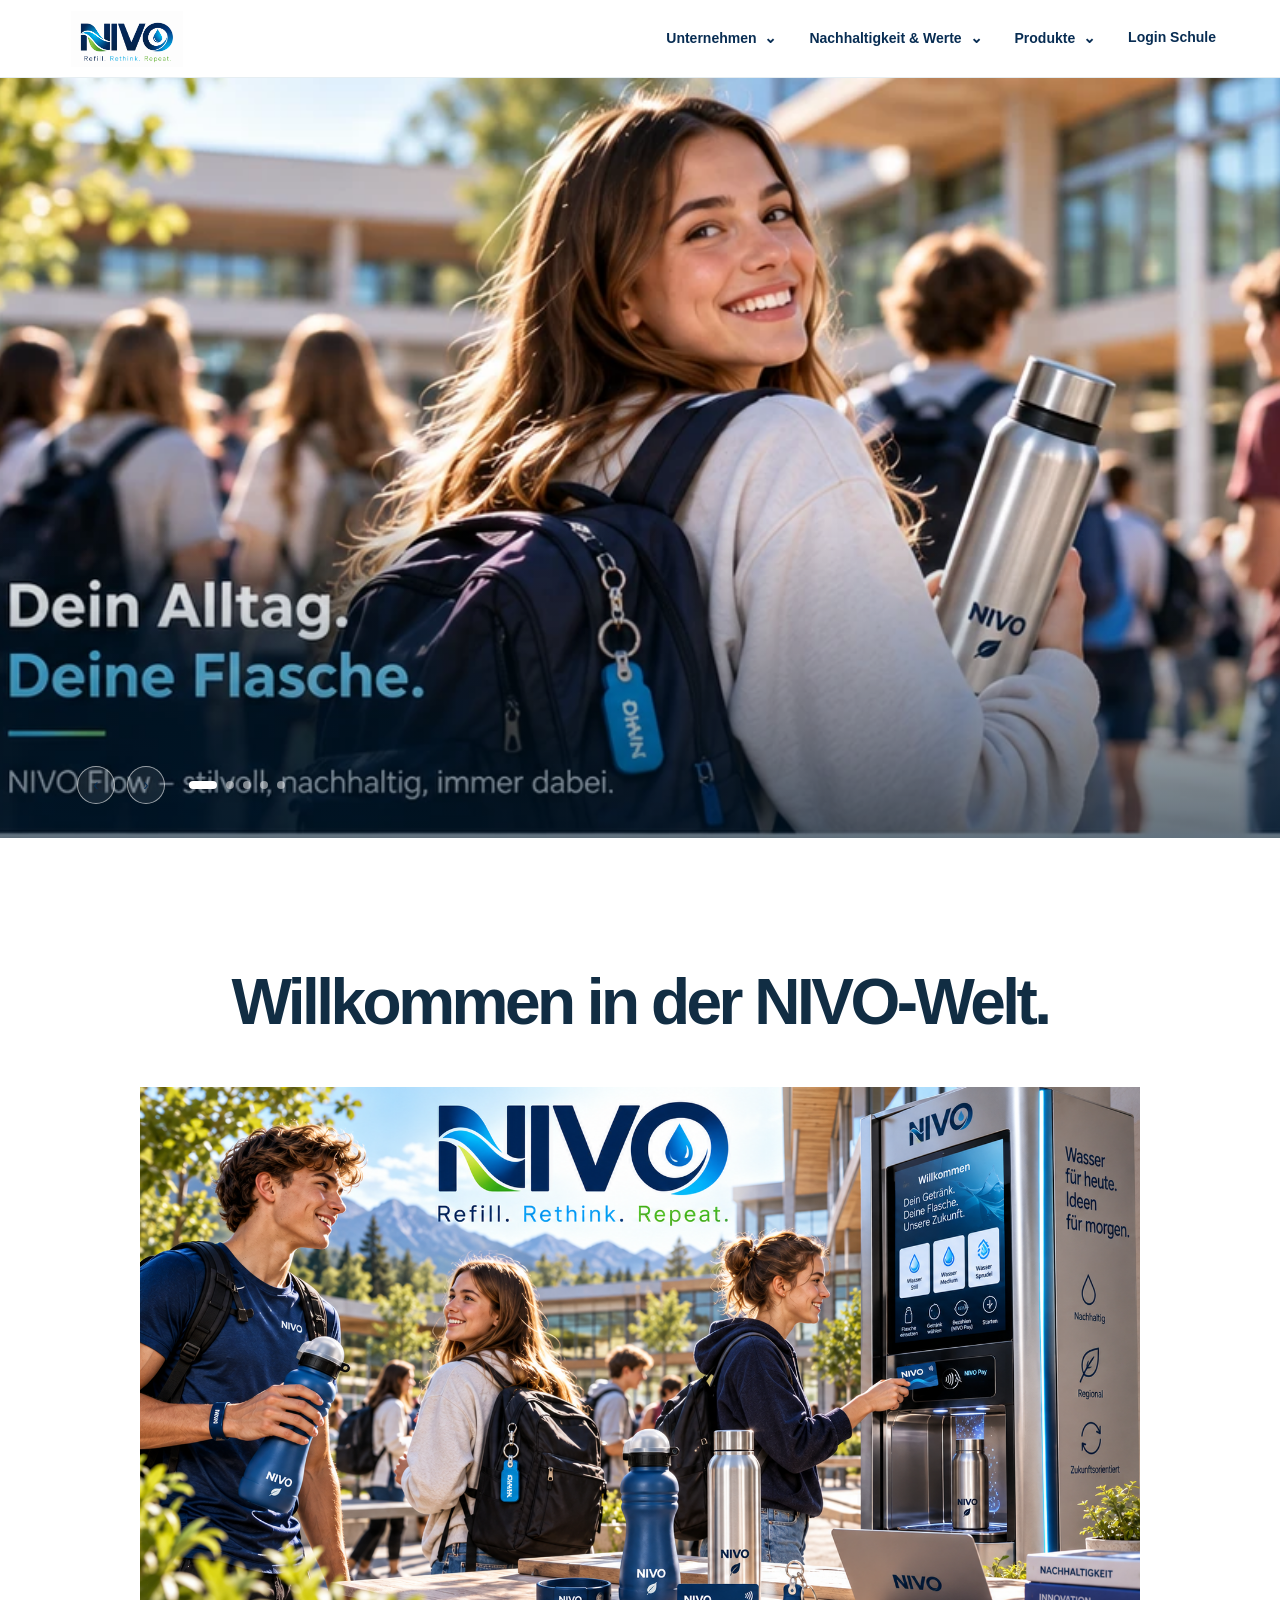
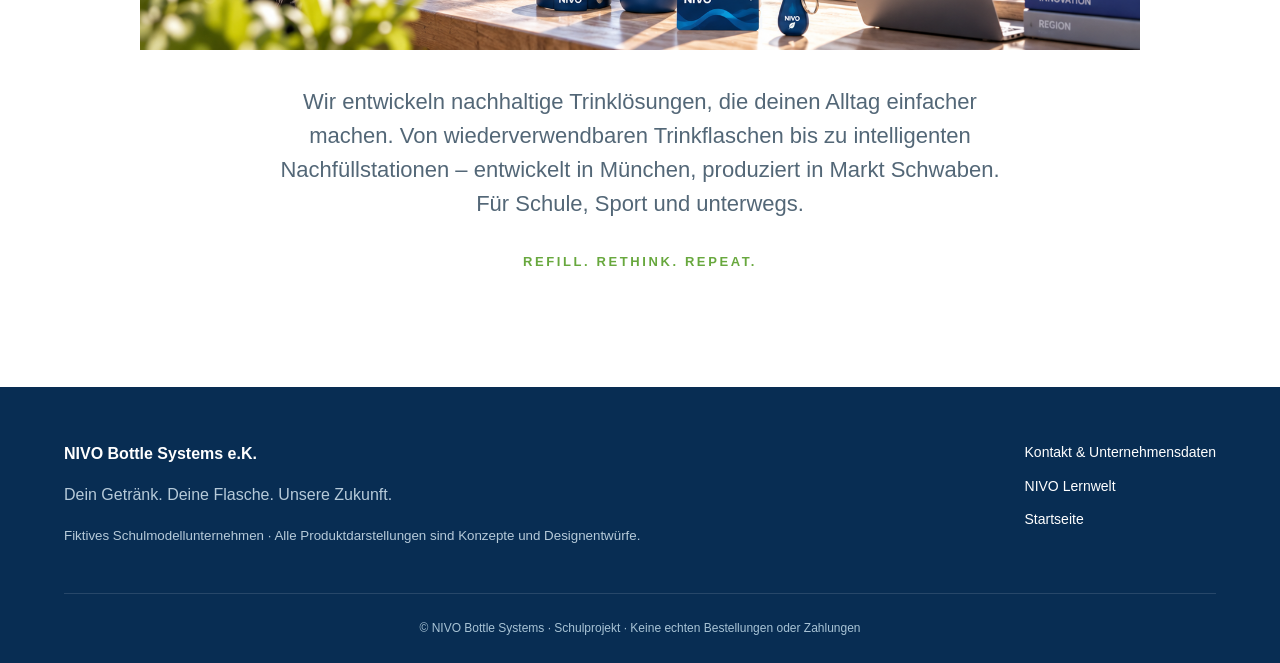
<file: index.html>
<!doctype html><html lang="de"><head><meta charset="utf-8"><meta name="viewport" content="width=device-width, initial-scale=1"><meta name="theme-color" content="#082d53"><meta name="description" content="NIVO Bottle Systems e.K. – fiktives Schulmodellunternehmen für wiederverwendbare Trinksysteme."><title>NIVO Bottle Systems | Refill. Rethink. Repeat.</title><link rel="stylesheet" href="styles.css?v=lernwelt-1"></head><body>
<header class="site-header"><a href="#/" class="brand" aria-label="NIVO Startseite"><img src="assets/nivo-logo.png" class="brand-logo" alt="NIVO – Refill. Rethink. Repeat."></a><button class="menu-toggle" aria-label="Menü öffnen" aria-expanded="false">☰</button><nav class="main-nav" aria-label="Hauptnavigation"><div class="nav-group"><button class="nav-trigger" data-menu="unternehmen">Unternehmen <span>⌄</span></button><div class="dropdown" id="menu-unternehmen"><a href="#/ueber-nivo">Über NIVO</a><a href="#/standorte">Unsere Standorte</a><a href="#/team">Unser Team</a><a href="#/produktion">Unsere Produktion</a><a href="#/unternehmensdaten">Unternehmensdaten</a></div></div><div class="nav-group"><button class="nav-trigger" data-menu="nachhaltigkeit">Nachhaltigkeit &amp; Werte <span>⌄</span></button><div class="dropdown" id="menu-nachhaltigkeit"><a href="#/werte">Unsere Philosophie &amp; Werte</a><a href="#/materialien">Langlebige Materialien &amp; Produktdesign</a><a href="#/mehrweg">Mehrweg &amp; NIVO Station</a><a href="#/recycling">Rücknahme, Reparatur &amp; Recycling</a><a href="#/verantwortung">Verantwortungsvolle Produktion</a><a href="#/ziele">Unsere Nachhaltigkeitsziele</a></div></div><div class="nav-group"><button class="nav-trigger" data-menu="produkte">Produkte <span>⌄</span></button><div class="dropdown" id="menu-produkte"><a href="#/flaschen">Trinkflaschensortiment</a><a href="#/station">NIVO Station</a><a href="#/pay">NIVO Pay</a><a href="#/identity">NIVO Identity</a></div></div><a class="login-link" href="#/login">Login Schule</a></nav></header>
<main id="app" tabindex="-1"></main><footer class="footer"><div class="footer-inner"><div><strong>NIVO Bottle Systems e.K.</strong><p>Dein Getränk. Deine Flasche. Unsere Zukunft.</p><small>Fiktives Schulmodellunternehmen · Alle Produktdarstellungen sind Konzepte und Designentwürfe.</small></div><div><a href="#/unternehmensdaten">Kontakt &amp; Unternehmensdaten</a><a href="#/login">NIVO Lernwelt</a><a href="#/">Startseite</a></div></div><p class="copyright">© NIVO Bottle Systems · Schulprojekt · Keine echten Bestellungen oder Zahlungen</p></footer><script>const nivoScript=document.createElement('script');nivoScript.src='script.js?v='+Date.now();document.body.appendChild(nivoScript);</script></body></html>
</file>
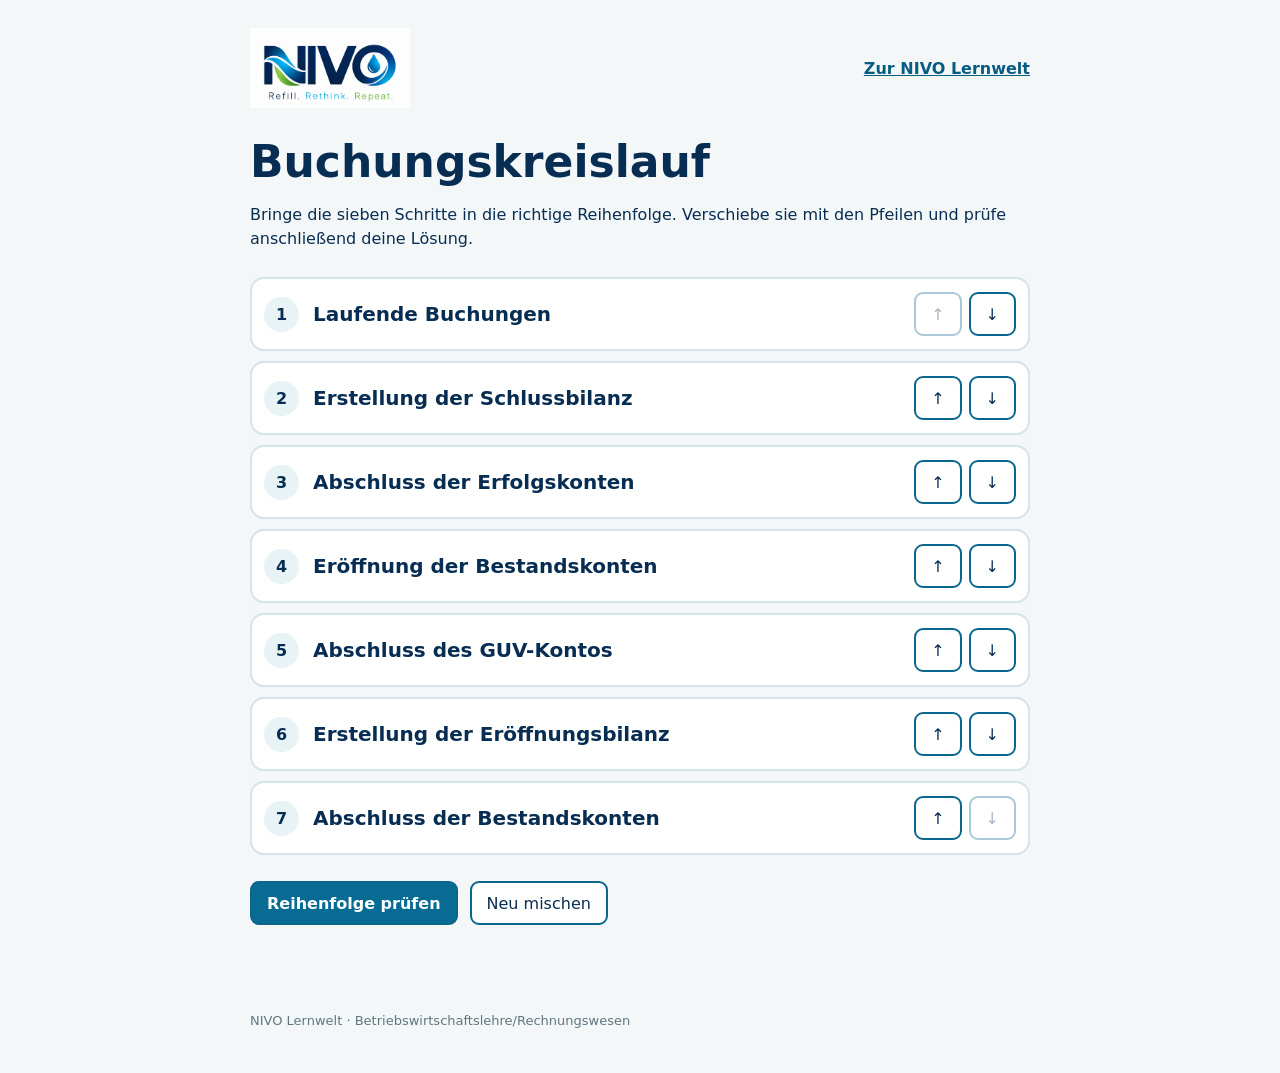
<file: spiele/buchungskreislauf.html>
<!doctype html>
<html lang="de"><head><meta charset="utf-8"><meta name="viewport" content="width=device-width,initial-scale=1"><title>Buchungskreislauf | NIVO Lernwelt</title>
<style>
*{box-sizing:border-box}body{margin:0;background:#f3f7f7;color:#082d53;font-family:system-ui,sans-serif}main{max-width:820px;margin:auto;padding:28px 20px 45px}.brand{display:flex;align-items:center;justify-content:space-between;gap:20px}.brand img{width:160px;max-height:80px;object-fit:contain}.brand a{color:#075c82;font-weight:650}h1{font-size:clamp(30px,6vw,44px);margin:28px 0 10px}p{line-height:1.5}ol{padding:0;list-style:none;display:grid;gap:10px;margin:26px 0}li{display:flex;align-items:center;gap:14px;background:white;border:2px solid #d4e4e8;border-radius:14px;padding:12px;min-height:74px}.position{display:grid;place-items:center;background:#e7f3f5;border-radius:50%;width:35px;height:35px;flex-shrink:0;font-weight:750}.label{flex:1;font-size:clamp(16px,3vw,20px);font-weight:600}.move{display:flex;gap:7px}button{font:inherit;cursor:pointer;border:2px solid #0b668e;border-radius:9px;color:#082d53;background:white;min-height:44px;padding:9px 15px}button:focus-visible,a:focus-visible{outline:3px solid #e68a21;outline-offset:3px}button:disabled{opacity:.35;cursor:default}.controls{display:flex;flex-wrap:wrap;gap:12px}.primary{background:#086b94;color:white;font-weight:700}.success li{border-color:#278b4a;background:#e5f6e9}.success .position{background:#bddfc6}.failure li{border-color:#bd4545;background:#fff0f0}#feedback{min-height:38px;font-size:22px;font-weight:750;margin-top:20px}.success-text{color:#20753c}.failure-text{color:#a52d2d}footer{font-size:13px;color:#607680;margin-top:30px}@media(max-width:480px){.move{flex-direction:column}.move button{padding:5px 12px}li{gap:9px}.brand img{width:120px}}
</style></head><body><main><header class="brand"><img src="https://fpickelmann.github.io/NIVO-Website/assets/nivo-logo.png" alt="NIVO"><a href="https://fpickelmann.github.io/NIVO-Website/#/lernwelt">Zur NIVO Lernwelt</a></header><h1>Buchungskreislauf</h1><p>Bringe die sieben Schritte in die richtige Reihenfolge. Verschiebe sie mit den Pfeilen und prüfe anschließend deine Lösung.</p><ol id="steps" aria-label="Schritte des Buchungskreislaufs"></ol><div class="controls"><button class="primary" id="check">Reihenfolge prüfen</button><button id="restart">Neu mischen</button></div><p id="feedback" role="status" aria-live="polite" aria-atomic="true"></p><footer>NIVO Lernwelt · Betriebswirtschaftslehre/Rechnungswesen</footer></main>
<script>
const steps=['Erstellung der Eröffnungsbilanz','Eröffnung der Bestandskonten','Laufende Buchungen','Abschluss der Erfolgskonten','Abschluss des GUV-Kontos','Abschluss der Bestandskonten','Erstellung der Schlussbilanz'];
let order=[];const list=document.getElementById('steps'),feedback=document.getElementById('feedback');
function isCorrect(a){return a.every((id,i)=>id===i)}
function resetFeedback(){list.className='';feedback.className='';feedback.textContent=''}
function render(focus){list.replaceChildren();order.forEach((id,i)=>{const li=document.createElement('li'),pos=document.createElement('span'),label=document.createElement('span'),moves=document.createElement('div');pos.className='position';pos.textContent=i+1;label.className='label';label.textContent=steps[id];moves.className='move';[-1,1].forEach(delta=>{const b=document.createElement('button');b.type='button';b.textContent=delta===-1?'↑':'↓';b.dataset.id=id;b.dataset.direction=delta;b.disabled=i+delta<0||i+delta>=order.length;b.setAttribute('aria-label',steps[id]+(delta===-1?' nach oben verschieben':' nach unten verschieben'));b.onclick=()=>{const j=i+delta;[order[i],order[j]]=[order[j],order[i]];resetFeedback();render({id,delta})};moves.append(b)});li.append(pos,label,moves);list.append(li)});if(focus){const b=list.querySelector(`button[data-id="${focus.id}"][data-direction="${focus.delta}"]`);if(b&&!b.disabled)b.focus();else list.querySelector(`button[data-id="${focus.id}"]:not(:disabled)`)?.focus()}}
function shuffle(){order=steps.map((_,i)=>i);for(let i=order.length-1;i>0;i--){const j=Math.floor(Math.random()*(i+1));[order[i],order[j]]=[order[j],order[i]]}if(isCorrect(order))[order[0],order[1]]=[order[1],order[0]];resetFeedback();render()}
document.getElementById('check').onclick=()=>{const ok=isCorrect(order);list.className=ok?'success':'failure';feedback.className=ok?'success-text':'failure-text';const correct=order.filter((id,i)=>id===i).length;const incorrect=steps.length-correct;feedback.textContent=(ok?'Gut gemacht! ':'Probiere es nochmal. ')+correct+' von '+steps.length+' Schritten stehen richtig. '+incorrect+' '+(incorrect===1?'Schritt steht':'Schritte stehen')+' auf der falschen Position.'};document.getElementById('restart').onclick=shuffle;shuffle();
</script></body></html>
</file>
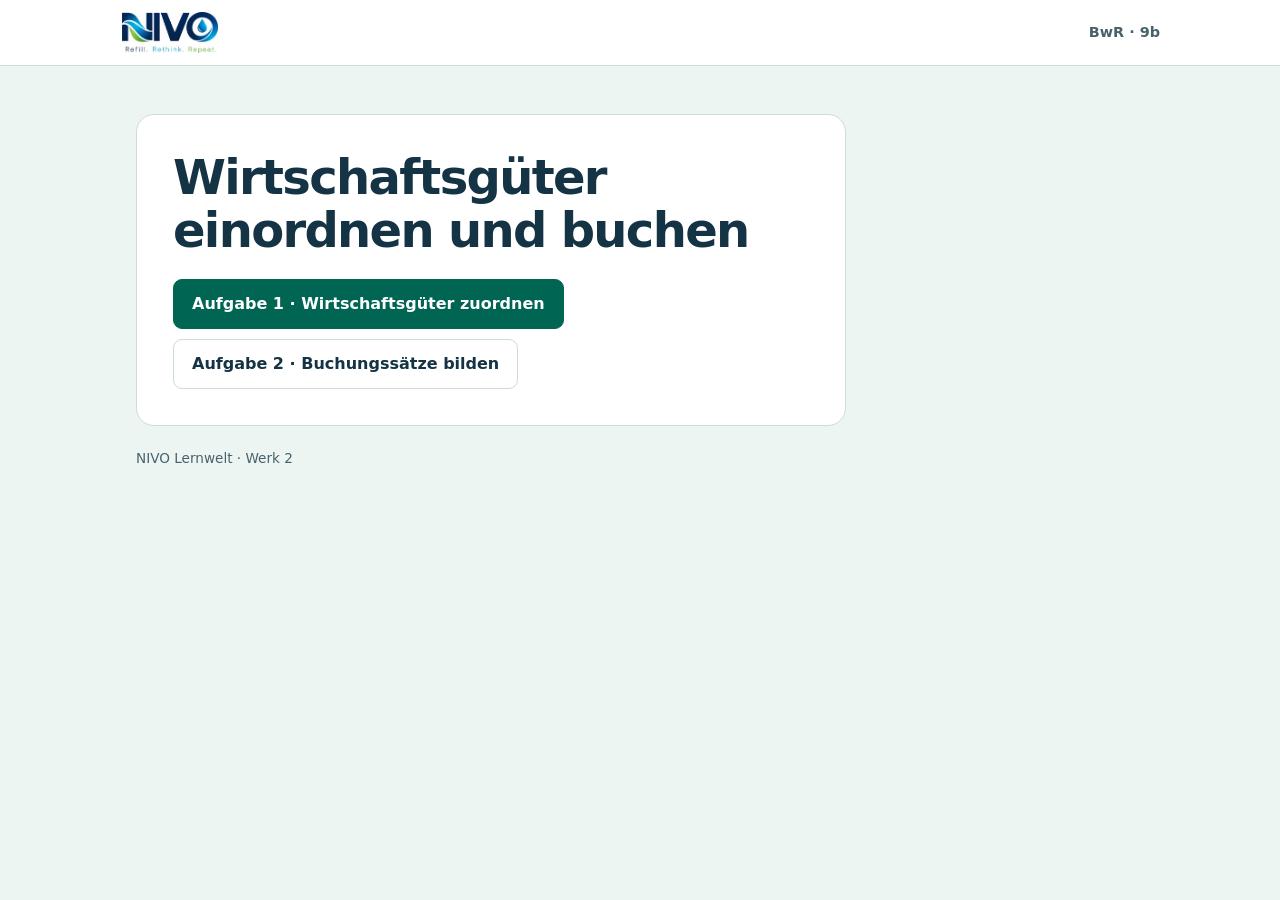
<file: spiele/gwg.html>
<!doctype html>
<html lang="de">
<head>
  <meta charset="utf-8">
  <meta name="viewport" content="width=device-width, initial-scale=1">
  <meta name="theme-color" content="#113344">
  <title>NIVO Lernwelt · Wirtschaftsgüter einordnen und buchen</title>
  <style>
:root {
  color-scheme: light;
  --ink: #143344;
  --muted: #48626b;
  --teal: #006653;
  --line: #cbdcd9;
  --paper: #fff;
  font: 16px/1.5 system-ui, sans-serif;
  color: var(--ink);
  background: #edf5f3;
}
* { box-sizing: border-box; }
body { margin: 0; min-height: 100vh; }
.top {
  display: flex; justify-content: space-between; align-items: center;
  padding: 12px max(5vw, calc((100vw - 1040px) / 2));
  border-bottom: 1px solid var(--line); background: var(--paper);
  color: var(--muted); font-size: .9rem; font-weight: 650; white-space: nowrap;
}
.top img { display: block; width: 100px; height: 41px; object-fit: contain; }
main { max-width: 1040px; margin: 0 auto; padding: clamp(20px, 4vw, 48px) 16px 22px; }
footer { max-width: 1040px; margin: 0 auto; padding: 0 16px 20px; color: var(--muted); font-size: .85rem; }
h1, h2, p { margin: 0; }
h1 { font-size: clamp(1.8rem, 4vw, 3rem); line-height: 1.1; letter-spacing: -.035em; }
h2 { font-size: clamp(1.2rem, 2.6vw, 1.6rem); line-height: 1.2; letter-spacing: -.015em; }
p + p { margin-top: 8px; }
.eyebrow { font-size: .85rem; font-weight: 750; color: var(--teal); margin-bottom: 12px; }
.panel { background: var(--paper); border: 1px solid var(--line); border-radius: 18px; padding: clamp(18px, 3.2vw, 36px); }
.intro { max-width: 710px; }
.intro h1 + p { margin-top: 16px; }
.action { display: flex; gap: 10px; flex-wrap: wrap; margin-top: 22px; }
.button, button {
  display: inline-flex; align-items: center; justify-content: center; min-height: 50px;
  border-radius: 9px; border: 1px solid var(--line); padding: 10px 18px;
  background: var(--paper); color: var(--ink); font: inherit; font-weight: 680;
  text-decoration: none; cursor: pointer;
}
.button:hover, button:hover { border-color: var(--teal); background: #eaf7f2; }
.primary { background: var(--teal); color: #fff; border-color: var(--teal); }
.primary:hover { background: #004f42; }
button:disabled { opacity: .65; cursor: default; background: #f4f7f6; }
:focus-visible { outline: 3px solid #2676c1; outline-offset: 3px; }
[tabindex="-1"]:focus { outline: none; }
.meter { height: 6px; display: flex; gap: 4px; margin-bottom: 18px; }
.meter span { flex: 1; border-radius: 10px; background: #d3e3df; }
.meter .begonnen { background: #16866f; }
.spiel { display: grid; grid-template-columns: 0.9fr 1.1fr; align-items: start; gap: 16px; }
.objekt { display: block; width: 100%; height: clamp(130px, 20vw, 215px); object-fit: contain; background: #faf9f6; border-radius: 11px; margin-bottom: 14px; }
.preise { margin: 12px 0 0; font-variant-numeric: tabular-nums; }
.preise dt { color: var(--muted); font-size: .84rem; }
.preise dd { margin: 1px 0 0; font-weight: 650; }
.preise dd + dt { margin-top: 8px; }
.schritt { color: var(--muted); font-size: .86rem; font-weight: 650; margin-bottom: 8px; }
.optionen { display: grid; gap: 8px; margin-top: 16px; }
.optionen button { justify-content: flex-start; text-align: left; }
.optionen .buchung { align-items: flex-start; flex-direction: column; gap: 2px; }
.buchung span + span { color: var(--muted); font-size: .88rem; font-weight: 450; }
.optionen.kurz { grid-template-columns: 1fr 1fr; }
.optionen button[aria-invalid="true"] { border-color: #a64b21; background: #fff6ee; }
#hinweis:empty { display: none; }
#hinweis { margin-top: 13px; padding: 10px 12px; border-radius: 8px; background: #fff4e8; color: #75330e; }
.ergebnis { margin-top: 12px; }
dialog {
  max-width: min(470px, calc(100vw - 32px)); padding: clamp(18px, 4vw, 28px);
  border: 1px solid var(--line); border-radius: 16px; color: var(--ink);
}
dialog::backdrop { background: #14334485; }
dialog p { margin-top: 12px; }
@media (max-width: 640px) {
  .spiel { grid-template-columns: 1fr; gap: 10px; }
  .sache { display: grid; grid-template-columns: 100px 1fr; align-items: center; gap: 12px; }
  .sache h2 { font-size: 1.05rem; }
  .objekt { height: 86px; margin: 0; }
  .preise { margin-top: 6px; font-size: .88rem; }
  .preise dt { font-size: .76rem; }
}
@media (max-width: 365px) {
  .sache { grid-template-columns: 70px 1fr; gap: 9px; }
  .panel { padding: 15px; }
}

.detail { color: var(--muted); margin-top: 5px; font-size: .88rem; }

[hidden] { display: none !important; }
.buchungsfall { max-width: 880px; }
.buchungsfall h1 { font-size: clamp(1.65rem, 4vw, 2.4rem); }
.buchungsbeleg {
  display: grid; grid-template-columns: minmax(100px, 230px) minmax(0, 1fr);
  align-items: center; gap: clamp(12px, 3vw, 26px); margin-bottom: 24px;
  padding: clamp(12px, 2vw, 20px); background: #edf5f3;
  border: 1px solid var(--line); border-radius: 12px;
}
.buchungsbeleg .objekt { height: clamp(90px, 23vw, 165px); margin: 0; }
.geschaeftsfall { margin-top: 10px; }
.vorgegebene-betraege {
  display: flex; flex-wrap: wrap; gap: 5px 16px; margin: 10px 0 0;
}
.vorgegebene-betraege dt { color: var(--muted); font-size: .82rem; }
.vorgegebene-betraege dd { margin: 0; font-weight: 700; font-variant-numeric: tabular-nums; white-space: nowrap; }
.buchungssatz {
  display: grid; grid-template-columns: minmax(0, 1fr) auto minmax(0, 1fr);
  gap: clamp(9px, 2.6vw, 24px); margin-top: 20px;
}
.buchungsseite { min-width: 0; margin: 0; padding: 0; border: 0; }
.buchungsseite legend { font-size: 1.25rem; line-height: 1.4; font-weight: 750; padding: 0; margin-bottom: 10px; }
.buchungs-an { align-self: start; margin-top: 70px; line-height: 24px; font-weight: 750; }
.buchungszeile {
  display: grid; grid-template-columns: repeat(2, minmax(0, 1fr));
  align-items: start; gap: 9px;
}
.buchungszeile + .buchungszeile { margin-top: 14px; }
.feldeingabe label { display: block; margin-bottom: 4px; font-size: .85rem; line-height: 1.3; color: var(--muted); }
.feldeingabe input, .feldeingabe select {
  display: block; width: 100%; min-width: 0; height: 44px; border: 1px solid var(--line); border-radius: 8px;
  background: var(--paper); color: var(--ink); padding: 8px; font: inherit;
}
.feldeingabe [aria-invalid="true"] { border-color: #a64b21; background: #fff6ee; }
.feldeingabe input { text-align: right; font-variant-numeric: tabular-nums; }
.feldhinweis { display: block; margin-top: 3px; color: #75330e; font-size: .85rem; }
.buchungsfeedback:empty { display: none; }
.buchungsfeedback { margin-top: 14px; color: #75330e; }
.buchungsfeedback.gebucht { color: var(--teal); font-weight: 750; }
.buchungsaktionen { justify-content: flex-end; border-top: 1px solid var(--line); padding-top: 16px; }
.nur-screenreader {
  position: absolute; width: 1px; height: 1px; margin: -1px; padding: 0;
  overflow: hidden; clip-path: inset(50%); white-space: nowrap;
}
@media (max-width: 560px) {
  .buchungsbeleg { grid-template-columns: 1fr; }
  .buchungsbeleg .objekt { width: min(100%, 240px); margin-inline: auto; }
  .buchungszeile { grid-template-columns: minmax(0, 1fr); gap: 5px; }
  .feldeingabe input, .feldeingabe select { padding-inline: 5px; }
}
</style>
</head>
<body>
  <header class="top">
    <a href="gwg.html" aria-label="NIVO Lernwelt, Startseite"><img src="[data-uri]" alt="NIVO"></a>
    <span>BwR · 9b</span>
  </header>
  <main id="ansicht"></main>
  <noscript>Zum Spielen muss JavaScript aktiviert sein.</noscript>
  <footer>NIVO Lernwelt · Werk 2</footer>
<template id="bild-laminiergeraet"><img class="objekt" src="[data-uri]" alt=""></template>
<template id="bild-bohrschrauber"><img class="objekt" src="[data-uri]" alt=""></template>
<template id="bild-ersatzakku"><img class="objekt" src="[data-uri]" alt=""></template>
<template id="bild-druckerpapier"><img class="objekt" src="[data-uri]" alt=""></template>
<template id="bild-briefumschlaege"><img class="objekt" src="[data-uri]" alt=""></template>
<template id="bild-luftreiniger"><img class="objekt" src="[data-uri]" alt=""></template>
<template id="bild-industriewaage"><img class="objekt" src="[data-uri]" alt=""></template>
<script>
"use strict";

const kriterien = [
  "Ist das Anlagegut beweglich?",
  "Ist es abnutzbar?",
  "Ist es selbstständig nutzbar?"
];
const preise = ["Bis 250,00 € netto je Stück", "250,01 € bis 800,00 € netto je Stück", "Ab 800,01 € netto je Stück"];
const kategorien = ["Kleingut", "Geringwertiges Wirtschaftsgut (GWG)", "Hochwertiges Wirtschaftsgut", "Spezialfall Büromaterial"];
const konten = ["6800 BMK", "0890 GWG", "Kontenklasse 0 · Passendes Anlagekonto"];
const erfassung = [
  "Beim Kauf als Aufwand erfassen.",
  "Aktivieren und im Anschaffungsjahr vollständig abschreiben.",
  "Auf dem passenden Anlagekonto aktivieren und über die Nutzungsdauer abschreiben."
];

const faelle = [
  {
    name: "Profi-Laminiergerät", bild: "laminiergeraet", werte: [["Je Gerät", "245,00 €", "291,55 €"]],
    spanne: 0, kategorie: 0, konto: 0, feedback: "245,00 € netto je Gerät → Kleingut → 6800 BMK."
  },
  {
    name: "3 Akku-Bohrschrauber", bild: "bohrschrauber", werte: [["Gesamtpreis für 3 Geräte", "1.050,00 €", "1.249,50 €"]],
    detail: "Jedes Gerät wird mit Akku und Ladegerät geliefert.",
    spanne: 1, kategorie: 1, konto: 1,
    preishinweis: "Teile den Nettogesamtpreis durch drei. Gesucht sind die Anschaffungskosten für ein Gerät.",
    feedback: "1.050,00 € ÷ 3 = 350,00 € netto je Gerät → GWG → 0890 GWG."
  },
  {
    name: "Ersatzakku für einen Akkuschrauber", bild: "ersatzakku", werte: [["Je Ersatzakku", "69,00 €", "82,11 €"]],
    detail: "Der Akku passt zu einem bestimmten Akkuschrauber.",
    spanne: 0, zubehoer: true,
    feedback: "Der Ersatzakku erfüllt seinen Zweck nur zusammen mit dem passenden Akkuschrauber. Deshalb ist er kein GWG."
  },
  {
    name: "Druckerpapier", bild: "druckerpapier",
    werte: [["Je Blatt", "1,00 ct", "1,19 ct"], ["Je Packung mit 500 Blatt", "5,00 €", "5,95 €"]],
    spanne: 0, kategorie: 3, konto: 0,
    preishinweis: "Schau auf den Nettopreis je Blatt. Er steht in Cent.",
    feedback: "Druckerpapier ist Büromaterial und wird unabhängig vom Stückpreis auf 6800 BMK gebucht."
  },
  {
    name: "Großpackung Briefumschläge fürs Büro", bild: "briefumschlaege",
    werte: [["Je Umschlag", "0,32 €", "0,3808 €"], ["Je Großpackung mit 1.000 Umschlägen", "320,00 €", "380,80 €"]],
    spanne: 0, kategorie: 3, konto: 0,
    preishinweis: "Schau auf den Nettopreis für einen einzelnen Umschlag.",
    feedback: "Briefumschläge sind Büromaterial. Sie werden unabhängig vom Stückpreis auf demselben Aufwandskonto wie Kleingüter erfasst (6800 BMK)."
  },
  {
    name: "Luftreiniger", bild: "luftreiniger", werte: [["Je Gerät", "800,00 €", "952,00 €"]],
    spanne: 1, kategorie: 1, konto: 1,
    preishinweis: "Entscheidend ist der Nettopreis. 800,00 € gehören noch zur mittleren Preisspanne.",
    feedback: "800,00 € netto liegt genau an der oberen GWG-Grenze → 0890 GWG."
  },
  {
    name: "Industriewaage für den Wareneingang", bild: "industriewaage",
    werte: [["Je Waage", "1.280,00 €", "1.523,20 €"]],
    spanne: 2, kategorie: 2, konto: 2,
    feedback: "1.280,00 € netto je Waage → hochwertiges Wirtschaftsgut → passendes Anlagekonto in Kontenklasse 0."
  }
];

const pflicht = 4;
const ansicht = document.querySelector("#ansicht");
const linkAufgabe = "?aufgabe=1";
const linkBuchung = "?aufgabe=2";
const pflichtSchluessel = "nivo-gwg-pflicht-erledigt";
let index = 0;
let pflichtErledigt = false;
try {
  pflichtErledigt = sessionStorage.getItem(pflichtSchluessel) === "ja";
} catch {
  // Der Zusatzteil bleibt innerhalb der geöffneten Spielseite verfügbar.
}

function zeige(html, fokus = true) {
  ansicht.innerHTML = html;
  if (fokus) ansicht.querySelector("[data-fokus]")?.focus();
}

function start(aufgabe, fokus = false) {
  if (!aufgabe) {
    zeige(`<section class="panel intro">
      <h1 data-fokus tabindex="-1">Wirtschaftsgüter einordnen und buchen</h1>
      <div class="action">
        <a class="button primary" href="${linkAufgabe}">Aufgabe 1 · Wirtschaftsgüter zuordnen</a>
        <a class="button" href="${linkBuchung}">Aufgabe 2 · Buchungssätze bilden</a>
      </div>
    </section>`, false);
    return;
  }
  zeige(`<section class="panel intro">
    <p class="eyebrow">Aufgabe 1</p>
    <h1 data-fokus tabindex="-1">Wirtschaftsgüter einordnen</h1>
    <p>Entscheidend ist der Nettoanschaffungswert des Einzelstücks. Bestimme den Preisbereich, prüfe gegebenenfalls die GWG-Voraussetzungen und entscheide, wie der Einkauf buchhalterisch erfasst wird.</p>
    <p>Bearbeite zuerst vier Pflichtfälle. Danach kannst du drei Zusatzfälle lösen.</p>
    <div class="action">
      <button id="pflicht-start" class="primary" type="button">Aufgabe starten</button>
      ${pflichtErledigt ? '<button id="zusatz-start" type="button">Zusatzaufgaben starten</button>' : ""}
    </div>
  </section>`, fokus);
  ansicht.querySelector("#pflicht-start").addEventListener("click", () => beginne(0));
  ansicht.querySelector("#zusatz-start")?.addEventListener("click", () => beginne(pflicht));
}

function beginne(fallindex) {
  index = fallindex;
  frage("preis");
}

function produktbild(name) {
  return document.querySelector(`template#bild-${name}`).content.firstElementChild.outerHTML;
}

function fallansicht(inhalt) {
  const fall = faelle[index];
  const zusatz = index >= pflicht;
  const nummer = zusatz ? index - pflicht + 1 : index + 1;
  const anzahl = zusatz ? faelle.length - pflicht : pflicht;
  const balken = Array.from({ length: anzahl }, (_, position) =>
    `<span class="${position < nummer ? "begonnen" : ""}"></span>`).join("");
  const werte = fall.werte.map(([label, netto, brutto]) =>
    `<dt>${label}</dt><dd>${netto} netto · ${brutto} brutto</dd>`).join("");
  zeige(`<p class="eyebrow">${zusatz ? "Zusatzfall" : "Pflichtfall"} ${nummer} von ${anzahl}</p>
    <div class="meter" aria-hidden="true">${balken}</div>
    <div class="spiel">
      <section class="panel sache">
        ${produktbild(fall.bild)}
        <div><h2>${fall.name}</h2>
        ${fall.detail ? `<p class="detail">${fall.detail}</p>` : ""}
        <dl class="preise">${werte}</dl></div>
      </section>
      <section class="panel antwort">${inhalt}</section>
    </div>`);
}

function frage(typ, kriterium = 0) {
  const fall = faelle[index];
  let text, optionen, richtig, hinweis, weiter, schritt;

  if (typ === "preis") {
    schritt = "Anschaffungskosten (AK)";
    text = "In welchem Bereich liegen die Nettoanschaffungskosten je Stück?";
    optionen = preise;
    richtig = fall.spanne;
    hinweis = fall.preishinweis || "Vergleiche den Nettopreis je Stück mit den angegebenen Preisgrenzen.";
    weiter = () => fall.spanne === 2 || fall.kategorie === 3 ? frage("kategorie") : frage("kriterium");
  } else if (typ === "kriterium") {
    schritt = `Zuordnung zu den geringwertigen Wirtschaftsgütern (GWG) · ${kriterium + 1} von 3`;
    text = kriterien[kriterium];
    optionen = ["Ja", "Nein"];
    richtig = Number(kriterium === 2 && !!fall.zubehoer);
    hinweis = [
      "Überlege, ob du den Gegenstand von einem Ort zum anderen bringen kannst.",
      "Überlege, ob der Gegenstand durch Gebrauch oder mit der Zeit an Wert verliert.",
      fall.zubehoer
        ? "Überlege, was du zusätzlich brauchst, damit der Akku seinen vorgesehenen Zweck erfüllt."
        : "Überlege, ob das Gerät seinen vorgesehenen Zweck allein erfüllen kann."
    ][kriterium];
    weiter = () => {
      if (kriterium < 2) frage("kriterium", kriterium + 1);
      else if (fall.zubehoer) ergebnis();
      else frage("kategorie");
    };
  } else if (typ === "kategorie") {
    schritt = "Einordnung";
    text = "Wie ordnest du den Einkauf ein?";
    optionen = kategorien;
    richtig = fall.kategorie;
    hinweis = [
      "Alle drei GWG-Voraussetzungen sind erfüllt. Prüfe, zu welcher Gruppe ein Nettobetrag bis 250,00 € je Stück gehört.",
      "Alle drei GWG-Voraussetzungen sind erfüllt. Prüfe die Bezeichnung für den mittleren Preisbereich.",
      "Die Nettoanschaffungskosten je Stück liegen oberhalb der GWG-Grenze.",
      "Überlege, ob der Artikel im Büro laufend aufgebraucht wird. Beachte den Spezialfall auf dem Arbeitsblatt."
    ][fall.kategorie];
    weiter = () => frage("konto");
  } else {
    schritt = "Buchhalterische Erfassung";
    text = "Wie wird der Einkauf erfasst und welches Konto passt dazu?";
    optionen = konten;
    richtig = fall.konto;
    hinweis = fall.konto === 0
      ? "Kleingüter und Büromaterial werden beim Kauf als Aufwand auf demselben Konto erfasst."
      : fall.konto === 1
        ? "Im Kontenplan gibt es ein eigenes Konto für geringwertige Wirtschaftsgüter."
        : "Hochwertige Wirtschaftsgüter werden auf dem dafür vorgesehenen Anlagekonto aktiviert.";
    weiter = ergebnis;
  }

  fallansicht(`<p class="schritt">${schritt}</p><h2 data-fokus tabindex="-1">${text}</h2>
    <div class="optionen${optionen.length === 2 ? " kurz" : ""}">${optionen.map(
      (option, position) => typ === "konto"
        ? `<button class="buchung" type="button"><span>${option}</span><span>${erfassung[position]}</span></button>`
        : `<button type="button">${option}</button>`
    ).join("")}</div>
    <p id="hinweis" role="status" aria-live="polite"></p>`);

  const knoepfe = [...ansicht.querySelectorAll(".optionen button")];
  knoepfe.forEach((knopf, auswahl) => {
    knopf.addEventListener("click", () => {
      if (auswahl === richtig) {
        weiter();
        return;
      }
      knoepfe.forEach(element => element.removeAttribute("aria-invalid"));
      knopf.setAttribute("aria-invalid", "true");
      ansicht.querySelector("#hinweis").textContent = hinweis;
    });
  });
}

function ergebnis() {
  const fall = faelle[index];
  let weiter = "Nächster Fall";
  if (index === pflicht - 1) {
    weiter = "Pflichtteil abschließen";
    pflichtErledigt = true;
    try {
      sessionStorage.setItem(pflichtSchluessel, "ja");
    } catch {
      // Die Freischaltung bleibt im aktuellen Spiel erhalten.
    }
  }
  if (index === faelle.length - 1) weiter = "Zusatzteil abschließen";

  fallansicht(`<h2 data-fokus tabindex="-1">${fall.zubehoer ? "Kein GWG" : "Richtig!"}</h2>
    <p class="ergebnis">${fall.feedback}</p>
    <div class="action"><button class="primary" type="button">${weiter}</button></div>`);
  ansicht.querySelector("button").addEventListener("click", () => {
    const naechster = index + 1;
    if (naechster === pflicht || naechster === faelle.length) abschluss(naechster === faelle.length);
    else beginne(naechster);
  });
}

function abschluss(zusatzFertig) {
  zeige(`<section class="panel intro">
    <h1 data-fokus tabindex="-1">${zusatzFertig ? "Zusatzteil geschafft!" : "Pflichtteil geschafft!"}</h1>
    <p>${zusatzFertig ? "Du hast alle sieben Fälle gelöst." : "Du hast alle vier Pflichtfälle gelöst."}</p>
    <div class="action">
      ${zusatzFertig ? "" : '<button id="zusatz-start" class="primary" type="button">Zusatzfragen</button>'}
      <button id="zurueck" type="button">Zurück zur Aufgabenstartseite</button>
    </div>
    ${zusatzFertig ? "" : `<dialog aria-labelledby="rueckfrage-titel" aria-describedby="rueckfrage-hinweis">
      <h2 id="rueckfrage-titel">Ohne Zusatzaufgaben zur Startseite?</h2>
      <p id="rueckfrage-hinweis">Du kannst die Zusatzaufgaben später von der Startseite aus starten.</p>
      <form class="action" method="dialog">
        <button class="primary" value="bleiben" autofocus>Hierbleiben</button>
        <button value="zurueck">Ja, zur Startseite</button>
      </form>
    </dialog>`}
  </section>`);
  ansicht.querySelector("#zusatz-start")?.addEventListener("click", () => beginne(pflicht));
  ansicht.querySelector("#zurueck").addEventListener("click", () => {
    if (zusatzFertig) {
      start(true, true);
      return;
    }
    const dialog = ansicht.querySelector("dialog");
    dialog.returnValue = "";
    dialog.showModal();
  });
  const dialog = ansicht.querySelector("dialog");
  dialog?.addEventListener("close", () => {
    if (dialog.returnValue === "zurueck") start(true, true);
  });
}

const aufgabe = new URLSearchParams(location.search).get("aufgabe");
if (aufgabe !== "2") start(aufgabe === "1");

"use strict";

const buchungskonten = {
  "0700": "MA",
  "0890": "GWG",
  "2600": "VORST",
  "2800": "BK",
  "2880": "KA",
  "4400": "VE",
  "6800": "BMK"
};

const buchungsfaelle = [
  {
    titel: "Profi-Laminiergerät", bild: "laminiergeraet",
    geschaeftsfall: "NIVO kauft ein Profi-Laminiergerät und bezahlt bar.",
    netto: 24500, konto: "6800", zahlung: "2880",
    sachhinweis: "Vergleiche den Nettopreis je Gerät mit der Grenze für Kleingüter."
  },
  {
    titel: "Drei Akku-Bohrschrauber", bild: "bohrschrauber",
    geschaeftsfall: "NIVO erhält eine Rechnung über drei Akku-Bohrschrauber.",
    netto: 105000, menge: 3, konto: "0890", zahlung: "4400",
    sachhinweis: "Für die Einordnung zählt der angegebene Nettopreis pro Gerät.",
    nettohinweis: "Für den Betrag im Buchungssatz brauchst du den Nettogesamtpreis für alle drei Geräte."
  },
  {
    titel: "Druckerpapier", bild: "druckerpapier",
    geschaeftsfall: "NIVO kauft eine Packung mit 500 Blatt Druckerpapier und bezahlt mit Girocard.",
    netto: 500, konto: "6800", zahlung: "2800",
    sachhinweis: "Druckerpapier ist Büromaterial. Auf welchem Aufwandskonto wird Büromaterial erfasst?"
  },
  {
    titel: "Briefumschläge", bild: "briefumschlaege",
    geschaeftsfall: "NIVO erhält eine Rechnung über 1.000 Briefumschläge fürs Büro.",
    netto: 32000, konto: "6800", zahlung: "4400",
    sachhinweis: "Briefumschläge zählen zum Büromaterial. Die Zuordnung gilt unabhängig vom Stückpreis."
  },
  {
    titel: "Luftreiniger", bild: "luftreiniger",
    geschaeftsfall: "NIVO kauft einen Luftreiniger und bezahlt mit Girocard.",
    netto: 80000, konto: "0890", zahlung: "2800",
    sachhinweis: "Prüfe, ob der angegebene Nettopreis noch in der GWG-Spanne liegt."
  },
  {
    titel: "Industriewaage", bild: "industriewaage",
    geschaeftsfall: "NIVO kauft eine Industriewaage auf Ziel. Sie wird fest in die automatisierte Förderanlage im Wareneingang eingebaut.",
    netto: 128000, konto: "0700", zahlung: "4400",
    sachhinweis: "Die Waage ist Teil einer technischen Anlage. Welches Konto verwendet NIVO für Maschinen und Anlagen?"
  }
];

const buchungspflicht = 3;
const euroformat = new Intl.NumberFormat("de-DE", { style: "currency", currency: "EUR" });
const buchungsschluessel = "nivo-gwg-buchungspflicht-erledigt";
const zahlungshinweise = {
  "2880": "NIVO bezahlt bar. Von welchem Konto geht das Geld ab?",
  "2800": "NIVO bezahlt mit Girocard. Welches Konto wird dadurch belastet?",
  "4400": "NIVO kauft auf Ziel. Welche Verbindlichkeit entsteht durch die Eingangsrechnung?"
};
let buchungspflichtErledigt = false;
try {
  buchungspflichtErledigt = sessionStorage.getItem(buchungsschluessel) === "ja";
} catch {
  // Der Zusatzteil bleibt auf der geöffneten Spielseite verfügbar.
}

function betragInCent(eingabe) {
  const betrag = eingabe.trim().replace(/\s*€$/, "").trimEnd();
  if (!/^(?:[0-9]+|[0-9]{1,3}(?:\.[0-9]{3})+)(?:,[0-9]{1,2})?$/.test(betrag)) return null;
  const [euro, cent = ""] = betrag.replaceAll(".", "").split(",");
  const summe = Number(euro) * 100 + Number(cent.padEnd(2, "0"));
  return Number.isSafeInteger(summe) ? summe : null;
}

function buchungsstart(fokus = false) {
  zeige(`<section class="panel intro">
    <p class="eyebrow">Aufgabe 2</p>
    <h1 data-fokus tabindex="-1">Buchungssätze bilden</h1>
    <p>Wähle für jeden Geschäftsfall die Konten im Soll und Haben und ordne die vorgegebenen Beträge zu.</p>
    <p>Nach drei Pflichtfällen kannst du drei Zusatzfälle lösen.</p>
    <div class="action">
      <button id="buchung-start" class="primary" type="button">Aufgabe starten</button>
      ${buchungspflichtErledigt ? '<button id="buchung-zusatz" type="button">Zusatzaufgaben starten</button>' : ""}
    </div>
  </section>`, fokus);
  ansicht.querySelector("#buchung-start").addEventListener("click", () => buchungsfall(0));
  ansicht.querySelector("#buchung-zusatz")?.addEventListener("click", () => buchungsfall(buchungspflicht));
}

function buchungsfall(position) {
  const fall = buchungsfaelle[position];
  const vorsteuer = Math.round(fall.netto * 19 / 100);
  const betraege = { netto: fall.netto, vorsteuer, brutto: fall.netto + vorsteuer };
  const betragsangaben = [
    [fall.menge ? "Netto gesamt" : "Netto", betraege.netto],
    ["Vorsteuer (19 %)", betraege.vorsteuer],
    ["Brutto", betraege.brutto]
  ];
  const zusatz = position >= buchungspflicht;
  const anzahl = zusatz ? buchungsfaelle.length - buchungspflicht : buchungspflicht;
  const nummer = zusatz ? position - buchungspflicht + 1 : position + 1;
  const fortschritt = Array.from({ length: anzahl }, (_, i) =>
    `<span class="${i < nummer ? "begonnen" : ""}"></span>`).join("");
  const kontowahl = Object.entries(buchungskonten).sort(([a], [b]) => a.localeCompare(b)).map(
    ([nummer, kuerzel]) => `<option value="${nummer}">${nummer} ${kuerzel}</option>`
  ).join("");
  const zeilen = ["Soll 1", "Soll 2", "Haben"].map((seite, i) => `
    <div class="buchungszeile">
      <div class="feldeingabe">
        <label for="konto-${i}">Konto<span class="nur-screenreader"> ${seite}</span></label>
        <select id="konto-${i}" aria-describedby="konto-${i}-hinweis">
          <option value="">Konto wählen</option>${kontowahl}
        </select>
        <span class="feldhinweis" id="konto-${i}-hinweis" hidden></span>
      </div>
      <div class="feldeingabe">
        <label for="betrag-${i}">Betrag<span class="nur-screenreader"> in Euro ${seite}</span></label>
        <input id="betrag-${i}" inputmode="decimal" autocomplete="off" maxlength="24"
          placeholder="0,00 €" aria-describedby="betrag-${i}-hinweis">
        <span class="feldhinweis" id="betrag-${i}-hinweis" hidden></span>
      </div>
    </div>`);
  zeige(`<p class="eyebrow">${zusatz ? "Zusatzfall" : "Pflichtfall"} ${nummer} von ${anzahl}</p>
    <div class="meter" aria-hidden="true">${fortschritt}</div>
    <section class="panel buchungsfall">
      <div class="buchungsbeleg">
        ${produktbild(fall.bild)}
        <div>
          <p class="schritt">Geschäftsfall</p>
          <h1 data-fokus tabindex="-1">${fall.titel}</h1>
          <p class="geschaeftsfall">${fall.geschaeftsfall}</p>
          ${fall.menge ? `<p class="detail">Nettopreis je Gerät <strong>${euroformat.format(fall.netto / fall.menge / 100)}</strong></p>` : ""}
          <dl class="vorgegebene-betraege">${betragsangaben.map(([label, cent]) =>
            `<div><dt>${label}</dt><dd>${euroformat.format(cent / 100)}</dd></div>`
          ).join("")}</dl>
        </div>
      </div>
      <form id="buchungsformular">
        <h2>Buchungssatz bilden</h2>
        <div class="buchungssatz">
          <fieldset class="buchungsseite">
            <legend>Soll</legend>
            ${zeilen.slice(0, 2).join("")}
          </fieldset>
          <span class="buchungs-an">an</span>
          <fieldset class="buchungsseite">
            <legend>Haben</legend>
            ${zeilen[2]}
          </fieldset>
        </div>
        <p class="buchungsfeedback" id="buchungsfeedback" role="status"></p>
        <div class="action buchungsaktionen">
          <button class="primary" id="buchung-pruefen" type="submit">Prüfen</button>
          <button class="primary" id="buchung-weiter" type="button" hidden>Weiter</button>
        </div>
      </form>
    </section>`);

  const formular = ansicht.querySelector("#buchungsformular");
  const pruefen = ansicht.querySelector("#buchung-pruefen");
  const weiter = ansicht.querySelector("#buchung-weiter");
  const feedback = ansicht.querySelector("#buchungsfeedback");
  const zeilenfelder = [0, 1, 2].map(i => ({
    konto: formular.querySelector(`#konto-${i}`),
    betrag: formular.querySelector(`#betrag-${i}`)
  }));
  formular.addEventListener("submit", event => {
    event.preventDefault();
    if (pruefen.hidden || !buchungPruefen(fall, betraege, zeilenfelder, formular, feedback)) return;
    zeilenfelder.forEach(({ konto, betrag }) => {
      konto.disabled = true;
      betrag.value = euroformat.format(betragInCent(betrag.value) / 100);
      betrag.readOnly = true;
    });
    pruefen.hidden = true;
    weiter.hidden = false;
    weiter.focus();
    if (position === buchungspflicht - 1) {
      buchungspflichtErledigt = true;
      try {
        sessionStorage.setItem(buchungsschluessel, "ja");
      } catch {
        // Die Freischaltung bleibt im aktuellen Spiel erhalten.
      }
    }
  });
  weiter.addEventListener("click", () => {
    const naechster = position + 1;
    if (naechster === buchungspflicht || naechster === buchungsfaelle.length) {
      buchungsabschluss(naechster === buchungsfaelle.length);
    } else {
      buchungsfall(naechster);
    }
  });
}

function buchungPruefen(fall, betraege, zeilen, formular, feedback) {
  const sachkonto = {
    konto: fall.konto,
    cent: betraege.netto,
    kontohinweis: fall.sachhinweis,
    betragshinweis: fall.nettohinweis || "Übernimm den vorgegebenen Nettobetrag."
  };
  const vorsteuer = {
    konto: "2600", cent: betraege.vorsteuer,
    kontohinweis: "Auf welches Konto kommt die Umsatzsteuer aus Sicht des Käufers?",
    betragshinweis: "Übernimm den vorgegebenen Vorsteuerbetrag."
  };
  const haben = {
    konto: fall.zahlung, cent: betraege.brutto,
    kontohinweis: zahlungshinweise[fall.zahlung],
    betragshinweis: "Übernimm den vorgegebenen Bruttobetrag."
  };

  const bewertung = erwartung => erwartung.reduce((punkte, loesung, i) =>
    punkte + 2 * Number(zeilen[i].konto.value === loesung.konto)
      + Number(betragInCent(zeilen[i].betrag.value) === loesung.cent), 0);
  const standard = [sachkonto, vorsteuer, haben];
  const umgekehrt = [vorsteuer, sachkonto, haben];
  const loesung = bewertung(umgekehrt) > bewertung(standard) ? umgekehrt : standard;

  let richtig = true;
  zeilen.forEach(({ konto, betrag }, i) => {
    const erwartet = loesung[i];
    const cent = betragInCent(betrag.value);
    const kontofehler = konto.value !== erwartet.konto
      ? (konto.value ? erwartet.kontohinweis : "Wähle ein Konto aus.") : "";
    const betragfehler = cent !== erwartet.cent
      ? (cent === null ? "Gib einen Betrag ein, zum Beispiel 1000,00." : erwartet.betragshinweis) : "";
    for (const [feld, fehler] of [[konto, kontofehler], [betrag, betragfehler]]) {
      const hinweis = formular.querySelector(`#${feld.id}-hinweis`);
      hinweis.textContent = fehler;
      hinweis.hidden = !fehler;
      feld.toggleAttribute("aria-invalid", !!fehler);
      if (fehler) {
        feld.setAttribute("aria-invalid", "true");
        richtig = false;
      }
    }
  });
  feedback.textContent = richtig ? "👍 Richtig gebucht!" : "Schau dir die Hinweise an und prüfe deine Eingaben erneut.";
  feedback.classList.toggle("gebucht", richtig);
  if (!richtig) formular.querySelector('[aria-invalid="true"]').focus();
  return richtig;
}

function buchungsabschluss(zusatzFertig) {
  zeige(`<section class="panel intro">
    <h1 data-fokus tabindex="-1">${zusatzFertig ? "Alle Fälle geschafft!" : "Pflichtteil geschafft!"}</h1>
    <p>${zusatzFertig ? "Du hast alle sechs Geschäftsfälle richtig gebucht." : "Du hast alle drei Pflichtfälle richtig gebucht."}</p>
    <div class="action">
      ${zusatzFertig ? "" : '<button id="buchung-zusatz" class="primary" type="button">Zusatzaufgaben starten</button>'}
      <button id="buchung-zurueck" type="button">Zurück zur Aufgabenstartseite</button>
    </div>
    ${zusatzFertig ? "" : `<dialog aria-labelledby="buchung-dialog-titel">
      <h2 id="buchung-dialog-titel">Ohne Zusatzaufgaben zur Startseite?</h2>
      <p>Du kannst die Zusatzaufgaben später von der Startseite aus starten.</p>
      <form class="action" method="dialog">
        <button class="primary" value="bleiben" autofocus>Hierbleiben</button>
        <button value="zurueck">Ja, zur Startseite</button>
      </form>
    </dialog>`}
  </section>`);
  ansicht.querySelector("#buchung-zusatz")?.addEventListener("click", () => buchungsfall(buchungspflicht));
  const dialog = ansicht.querySelector("dialog");
  ansicht.querySelector("#buchung-zurueck").addEventListener("click", () => {
    if (!dialog) {
      buchungsstart(true);
      return;
    }
    dialog.returnValue = "";
    dialog.showModal();
  });
  dialog?.addEventListener("close", () => {
    if (dialog.returnValue === "zurueck") buchungsstart(true);
  });
}

if (aufgabe === "2") buchungsstart();
</script>
</body>
</html>
</file>
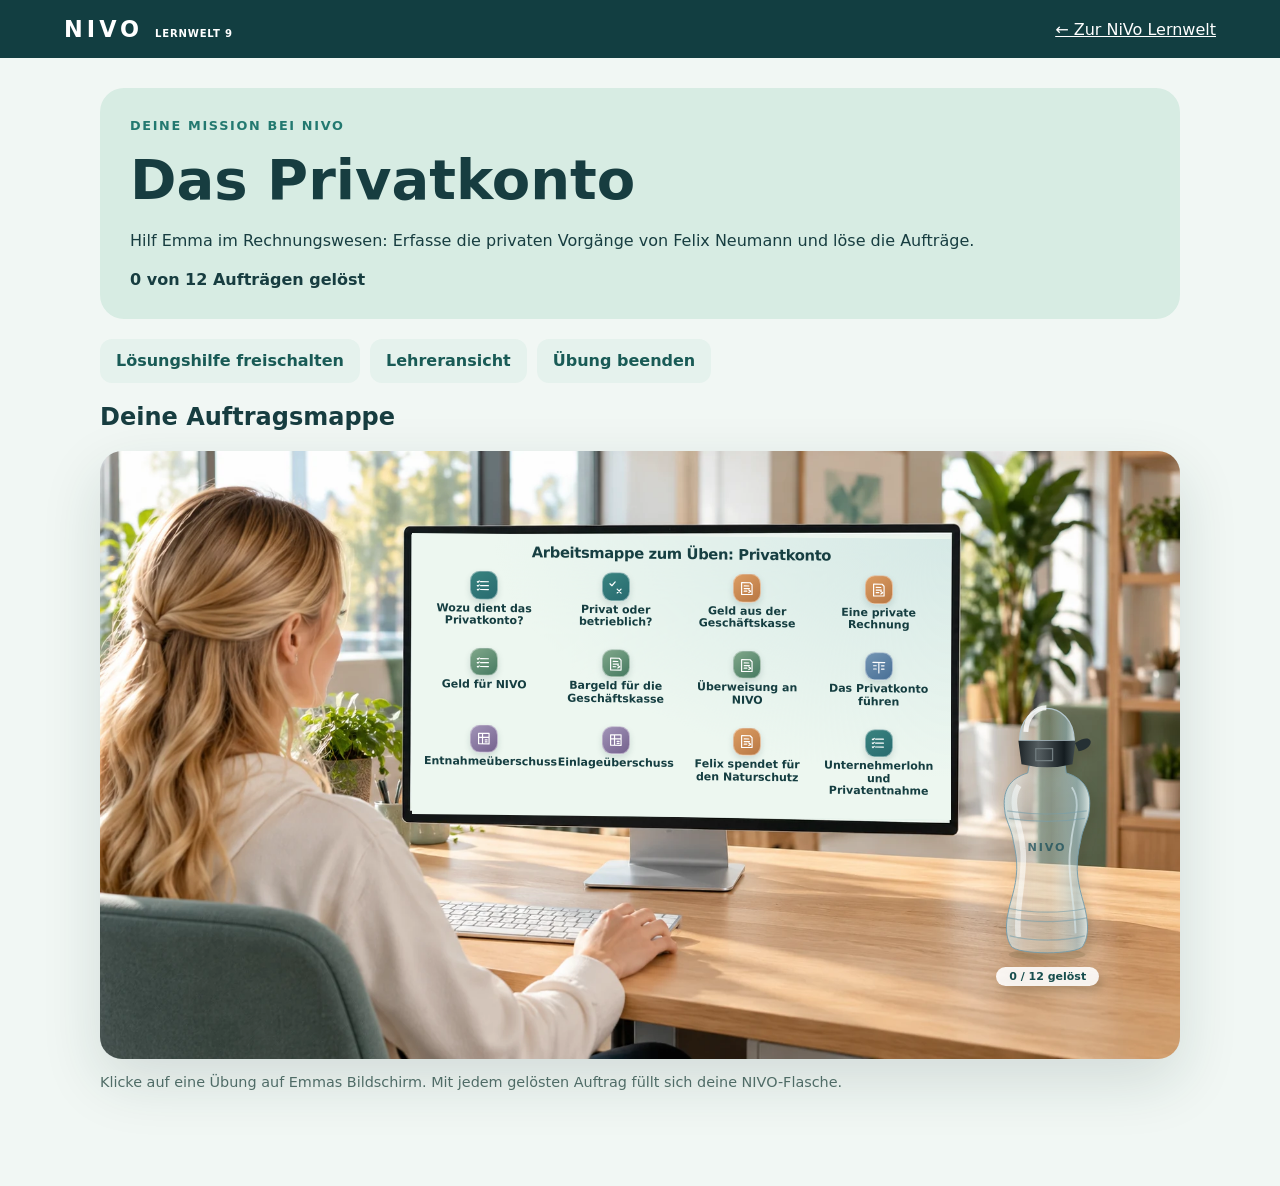
<file: spiele/privatkonto.html>
<!doctype html><html lang="de"><head><meta charset="utf-8"><meta name="viewport" content="width=device-width,initial-scale=1"><title>Privatkonto bei NIVO</title><style>
:root{font-family:system-ui,sans-serif;color:#173d40;background:#f1f7f4}*{box-sizing:border-box}body{margin:0}header{background:#123e41;color:white;padding:1rem max(5vw,20px);display:flex;align-items:center;justify-content:space-between;gap:1rem;flex-wrap:wrap}header b{letter-spacing:.18em;font-size:1.4rem}main{max-width:1120px;margin:auto;padding:30px 20px 70px}button,select,input{font:inherit}button{border:0;border-radius:12px;padding:.8rem 1rem;background:#156c66;color:white;font-weight:700;cursor:pointer}button:hover{filter:brightness(.93)}button:focus-visible,input:focus-visible,select:focus-visible{outline:3px solid #dc9b2c;outline-offset:2px}.ghost{background:#e5f2ed;color:#195b56}.topbtn{background:#ffffff20;color:white}.hero{background:#d7ece3;border-radius:24px;padding:30px;display:flex;justify-content:space-between;align-items:center;gap:25px}.eyebrow{font-size:.8rem;text-transform:uppercase;letter-spacing:.13em;font-weight:800;color:#237970}h1{font-size:clamp(2rem,5vw,3.5rem);margin:.25em 0}h2{margin-top:0}p{line-height:1.6}.bottle{width:70px;height:155px;border:5px solid #1b776f;border-radius:17px 17px 22px 22px;position:relative;overflow:hidden;background:#fff;flex:none}.bottle:before{content:'';position:absolute;bottom:0;width:100%;height:var(--fill);background:#75c9b0;transition:height .4s}.bottle span{position:absolute;inset:0;display:grid;place-items:center;font-weight:800}.controls,.actions{display:flex;gap:10px;flex-wrap:wrap;margin:20px 0}.grid{display:grid;grid-template-columns:repeat(auto-fit,minmax(240px,1fr));gap:14px}.card,.panel{background:white;border:1px solid #dbe8e2;border-radius:18px;padding:22px;box-shadow:0 6px 20px #174c4110}.card{display:flex;flex-direction:column;align-items:flex-start;gap:12px}.card h3{margin:0}.tag{font-size:.78rem;font-weight:750;color:#237970;text-transform:uppercase}.status{font-size:.9rem;color:#54706b}.card button{margin-top:auto}.panel{max-width:850px;margin:16px auto}label{display:block;margin:.8rem 0}.choice{display:flex;gap:10px;align-items:baseline;padding:12px;border:1px solid #d9e6df;border-radius:10px}.choice input{accent-color:#156c66}.fields{display:flex;flex-wrap:wrap;gap:12px;align-items:end}.field label{font-weight:700;font-size:.9rem}input:not([type=radio]),select{padding:.7rem;border:1px solid #a4bcb3;border-radius:8px;background:white;max-width:100%}.note{padding:14px 17px;border-radius:12px;background:#fdf3d9;color:#604914;margin:12px 0}.success{background:#dff4e8;color:#185e44}.receipt{border:1px solid #b8c7be;padding:20px;margin:18px 0;border-radius:5px;background:#fffef9}.receipt p{margin:.3rem 0}.taccount{display:grid;grid-template-columns:1fr 1fr;border-top:3px solid #154f4b;margin:20px 0}.taccount>div{padding:10px;border-right:2px solid #154f4b}.taccount>div:last-child{border-right:0}.drop{min-height:48px;border:2px dashed #83aaa0;border-radius:8px;padding:8px;margin:7px 0;cursor:pointer}.drop.active{border-color:#e4a338;background:#fff5da}.tiles{display:flex;gap:8px;flex-wrap:wrap}.tile{background:#e3f1e9;color:#174d46}.solution{border-left:4px solid #50a97e;padding:12px;background:#eff9f1;white-space:pre-line}.report table{border-collapse:collapse;width:100%}.report th,.report td{text-align:left;padding:8px;border-bottom:1px solid #ddd}dialog{border:0;border-radius:18px;box-shadow:0 10px 80px #0004;max-width:500px;width:90%}dialog::backdrop{background:#102d2bb0}@media(max-width:550px){.hero{padding:20px}.bottle{width:55px;height:120px}header{font-size:.9rem}}@media print{body *{visibility:hidden}#print,#print *{visibility:visible}#print{position:absolute;inset:0;color:#000}#print table{border-collapse:collapse;width:100%}#print td,#print th{border-bottom:1px solid #999;padding:6px;text-align:left}}

.workstation{position:relative;aspect-ratio:1672/941;border-radius:22px;overflow:hidden;box-shadow:0 22px 60px #153a3424;background:#e9e7db url('privatkonto-assets/emma-schreibtisch.webp') center/100% 100% no-repeat;isolation:isolate}
.monitor-content{position:absolute;left:28.85%;top:13.9%;width:49.9%;height:46.3%;padding:clamp(6px,.7vw,9px);background:radial-gradient(ellipse at top right,#d6e9e6,transparent 60%),#edf7f0;transform:skewY(.65deg);display:flex;flex-direction:column;overflow:auto;scrollbar-width:thin}
.monitor-heading{font-size:clamp(12px,1.15vw,15px);line-height:1.25;color:#173f42;text-align:center;margin:0 0 8px;font-weight:800;letter-spacing:-.025em}
.exercise-apps{display:grid;grid-template-columns:repeat(4,minmax(0,1fr));gap:6px 5px;flex:1;min-height:0}
.exercise-app{padding:2px 3px;background:transparent!important;color:#153e41;display:flex;flex-direction:column;align-items:center;justify-content:flex-start;border-radius:9px;gap:3px;line-height:1.12;font-size:clamp(9px,.86vw,11.5px);font-weight:650;text-align:center;filter:none!important;position:relative}
.exercise-app:hover{background:#ffffff90!important}.exercise-app:hover .app-icon{transform:translateY(-3px);box-shadow:0 7px 12px #183f452c}.exercise-app:focus-visible{outline:2px solid #12675e;outline-offset:1px}
.app-icon{width:clamp(24px,2.2vw,29px);height:clamp(24px,2.2vw,29px);background:linear-gradient(145deg,var(--app-color),var(--app-dark));border:1px solid #ffffff6b;border-radius:10px;display:grid;place-items:center;color:white;box-shadow:0 3px 6px #133f4025;transition:transform .16s,box-shadow .16s;position:relative;flex:none}
.app-icon svg{width:60%;height:60%;fill:none;stroke:currentColor;stroke-width:1.8;stroke-linecap:round;stroke-linejoin:round}.app-name{max-width:100%}.app-done{position:absolute;right:-5px;top:-5px;border:2px solid #edf7f0;background:#277b50;color:white;width:19px;height:19px;border-radius:50%;font-size:12px;display:grid;place-items:center}.app-begun{position:absolute;bottom:-2px;left:calc(50% - 3px);width:6px;height:6px;border-radius:50%;background:#d09b30}
.progress-bottle{position:absolute;left:83%;bottom:15.5%;width:9.5%;margin:0;filter:drop-shadow(4px 6px 4px #41351b3b);z-index:2}.progress-bottle svg{display:block;width:100%;overflow:visible}.bottle-counter{font-size:11px;font-weight:800;text-align:center;color:#164d4d;position:absolute;bottom:-21px;left:0;width:100%;background:#ffffffe3;padding:3px;border-radius:20px;white-space:nowrap}.bottle-water{transition:y .65s ease,height .65s ease}.bottle-body{fill:url(#bottle-plastic);stroke:#769caa;stroke-width:1.5}.desk-help{font-size:.9rem;color:#54706b;margin:12px 0 22px}.hero{justify-content:flex-start}.hero>div:first-child{max-width:850px}
@media(max-width:760px){.workstation{aspect-ratio:auto;background-size:100% auto;background-position:top center;padding:52% 12px 18px;background-color:#d9e5de;overflow:visible}.monitor-content{position:relative;left:auto;top:auto;width:100%;height:auto;transform:none;border:9px solid #24302e;border-bottom-width:17px;border-radius:12px;padding:16px 10px;box-shadow:0 13px 22px #253c3733;overflow:visible}.monitor-heading{font-size:19px;margin-bottom:20px}.exercise-apps{grid-template-columns:repeat(3,minmax(0,1fr));gap:18px 7px}.exercise-app{font-size:12px;gap:7px;padding:3px}.app-icon{width:43px;height:43px;border-radius:12px}.progress-bottle{left:auto;right:5%;top:5%;bottom:auto;width:9.5%}.bottle-counter{font-size:9px;bottom:-15px}.desk-help{line-height:1.5}}
@media(prefers-reduced-motion:reduce){.bottle-water,.app-icon{transition:none}}

[hidden]{display:none!important}.document{background:white;color:#202b35;border:1px solid #cbd1d7;border-radius:12px;padding:28px;margin:24px 0;font-size:15px;overflow-x:auto}.document p{line-height:1.65}.document header{background:white;color:#202b35;padding:0}.document header,.invoice-title,.bank-meta{display:flex;justify-content:space-between;gap:20px}.document header p{margin-top:5px}.document-logo{font-weight:850;color:#247c80;letter-spacing:2px}.recipient{margin:35px 0}.invoice-title{align-items:center;margin:24px 0}.invoice-title h2{font-size:32px;color:#245b70}.document table{width:100%;border-collapse:collapse;min-width:0}.document th,.document td{padding:13px 10px;border-bottom:1px solid #ddd;text-align:left}.invoice th{background:#eaf3f4;color:#245b70}.invoice td:last-child{font-weight:bold;white-space:nowrap}.document-total{display:flex;justify-content:space-between;background:#247c80;color:white;padding:14px;border-radius:7px;font-weight:bold;font-size:19px}.document footer{border-top:1px solid #ddd;padding-top:15px;margin-top:36px;color:#647078;font-size:12px}.bank-statement{font-family:ui-monospace,monospace;border-radius:0;padding:0}.bank-statement h2{margin:0;padding:16px;background:#e0e3e4;font-size:22px}.bank-meta{padding:16px}.bank-band{background:#e0e3e4;padding:10px 16px;font-weight:bold;display:flex;justify-content:space-between}.bank-balance{display:flex;justify-content:flex-end;gap:25px;padding:12px 16px}.bank-statement td{vertical-align:top}.bank-credit{white-space:nowrap}.bank-statement table{min-width:570px}.new-balance{margin-top:60px;border-block:2px dashed #657078}.bank-statement>p:not(.bank-balance),.bank-statement footer{padding:12px 16px}.donation{border-radius:0;padding:0}.donation h2{text-align:center;margin:20px 0 5px}.donation-sub{text-align:center;margin-top:0}.donation th,.donation td{border:1px solid #899298}.charity{text-align:center!important;background:#f0f2f2}.donation footer{margin:0;padding:10px}.account-scroll{overflow-x:auto}.full-account{min-width:480px;margin:24px 0;color:#203b40}.account-heading{display:grid;grid-template-columns:1fr 1fr 1fr;align-items:center;text-align:center;border-bottom:3px solid #294b50;gap:14px;padding:0 12px 8px}.account-heading .drop{min-height:42px}.account-body,.account-sums{display:grid;grid-template-columns:1fr 1fr}.account-half{padding:12px}.account-half:first-child,.account-sums>.account-row:first-child{border-right:3px solid #294b50}.account-row{display:grid;grid-template-columns:1fr 1fr;gap:8px;padding:8px}.account-row .drop{width:100%;min-width:0;font-size:15px;margin:0;padding:10px 4px;color:#203b40;background:#f6faf9}.account-empty{min-height:66px}.account-sums{border-top:5px double #294b50}.account-sums>.account-row{padding:14px 20px}.tile[aria-pressed="true"]{outline:3px solid #e9a844;outline-offset:3px}@media(max-width:600px){.document{padding:15px;font-size:13px}.document header{background:white;color:#202b35;padding:0}.document header,.invoice-title,.bank-meta{flex-wrap:wrap}.bank-statement,.donation{padding:0}.donation table{min-width:470px}.invoice table{min-width:420px}}
</style></head><body><header><b>NIVO <small style="font-size:.45em;letter-spacing:.08em">LERNWELT 9</small></b><a style="color:white" href="../index.html#/lernwelt">← Zur NiVo Lernwelt</a></header><main id="app"></main><div id="print" hidden></div><dialog id="dialog"></dialog><script>
const tasks=[
{title:'Wozu dient das Privatkonto?',group:'Grundlagen',story:'Emma entdeckt in der Buchführung von NIVO das Konto 3001 P. Sie möchte wissen, wozu es dient.',question:'Welche Aussage trifft zu? Wähle eine Antwort aus.',type:'choice',options:['Auf dem Privatkonto werden private Entnahmen und Einlagen von Felix Neumann erfasst.','Auf dem Privatkonto werden ausschließlich die Löhne aller NIVO-Beschäftigten erfasst.','Auf dem Privatkonto werden alle betrieblichen Umsatzerlöse gesammelt.','Auf dem Privatkonto werden ausschließlich Rechnungen von NIVO-Kunden erfasst.'],answer:'0',tips:['Überlege, welche Vorgänge zwischen Felix Neumanns Privatbereich und dem Unternehmen stattfinden können.','Suche die Antwort, die sowohl Entnahmen als auch Einlagen berücksichtigt.'],solution:'3001 P erfasst Privatentnahmen und Privateinlagen. Es ist ein Unterkonto des Eigenkapitalkontos.'},
{title:'Privat oder betrieblich?',group:'Grundlagen',story:'Felix Neumann bezahlt seine private Mitgliedschaft im Fitnessstudio über das Geschäftsbankkonto von NIVO.',type:'tf',question:'„Die Zahlung wird als betrieblicher Aufwand gebucht und vermindert den Gewinn von NIVO.“',options:['Die Mitgliedschaft ist privat. Die Zahlung ist eine Privatentnahme und wird erfolgsneutral erfasst.','Jede Zahlung vom Geschäftsbankkonto ist automatisch eine Privateinlage.','Die Zahlung ist betrieblicher Aufwand, weil sie über das Geschäftsbankkonto erfolgt.','Die Zahlung verändert weder Bankguthaben noch Eigenkapital.'],tips:['Überlege, ob Felix die Mitgliedschaft für NIVO oder für sich persönlich nutzt.','Eine private Zahlung vom Geschäftsbankkonto ist eine Privatentnahme. Verändert sie den Gewinn?'],solution:'Falsch. Die Mitgliedschaft ist privat. Die Privatentnahme vermindert das Eigenkapital und ist erfolgsneutral.'},
{title:'Geld aus der Geschäftskasse',group:'Privatentnahmen',story:'Felix Neumann entnimmt 450,00 € aus der Geschäftskasse von NIVO, um damit private Ausgaben zu bezahlen.',type:'booking',debit:'3001 P',credit:'2880 KA',amount:450,tips:['Wird Geld in das Unternehmen eingebracht oder für private Zwecke entnommen?','Eine Privatentnahme steht bei 3001 P im Soll. Die Geschäftskasse nimmt ab und steht im Haben.'],solution:'3001 P 450,00 € an 2880 KA 450,00 €\nDie Privatentnahme steht im Soll; die Geschäftskasse nimmt im Haben ab.'},
{title:'Eine private Rechnung',group:'Privatentnahmen',story:'Felix hat für seine Familie ein Ferienhaus gemietet. Die Rechnung wird vom Geschäftsbankkonto bezahlt.',receipt:'Rechnung · Ferienhaus am See|Empfänger: Felix Neumann, privat|Familienurlaub · Gesamtbetrag: 1.680,00 €',type:'booking',debit:'3001 P',credit:'2800 BK',amount:1680,tips:['Für wen ist die Leistung bestimmt? Ist die Ferienhausmiete privat oder betrieblich?','Die private Zahlung steht bei 3001 P im Soll. Das Bankguthaben nimmt im Haben ab.'],solution:'3001 P 1.680,00 € an 2800 BK 1.680,00 €\nDer gesamte Betrag ist eine Privatentnahme; Vorsteuer wird nicht angesetzt.'},
{title:'Geld für NIVO',group:'Privateinlagen',story:'Felix überweist 3.200,00 € von seinem privaten Bankkonto auf das Geschäftsbankkonto von NIVO. Das Geld stammt aus seinen privaten Ersparnissen.',question:'Wie ist dieser Vorgang bei NIVO einzuordnen?',type:'choice',options:['Als Privatentnahme, weil Felix Geld von seinem privaten Konto überweist.','Als Privateinlage, weil Felix privates Geld in das Unternehmen einbringt.','Als betrieblichen Ertrag, weil das Bankguthaben steigt.','Als betrieblichen Aufwand, weil Felix Geld ausgibt.'],answer:'1',tips:['Fließt Geld aus Sicht von NIVO in das Unternehmen hinein oder aus ihm heraus?','Felix bringt privates Geld in das Unternehmen ein. Die Einlage verändert den Gewinn nicht.'],solution:'Privateinlage: Sie erhöht das Eigenkapital, ist aber erfolgsneutral.'},
{title:'Bargeld für die Geschäftskasse',group:'Privateinlagen',story:'Felix Neumann legt 800,00 € aus seinem Privatvermögen in die Geschäftskasse von NIVO ein.',type:'booking',debit:'2880 KA',credit:'3001 P',amount:800,tips:['Welche beiden Konten sind betroffen? Nimmt die Geschäftskasse zu oder ab?','2880 KA nimmt im Soll zu. Die Privateinlage steht bei 3001 P im Haben.'],solution:'2880 KA 800,00 € an 3001 P 800,00 €\nDie Kasse nimmt zu; die Einlage erhöht das Eigenkapital.'},
{title:'Überweisung an NIVO',group:'Privateinlagen',story:'Der Kontoauszug zeigt eine bestätigte Gutschrift auf dem Geschäftsbankkonto von NIVO.',receipt:'Kontoauszug · NIVO|Auftraggeber: Felix Neumann, Privatkonto|Verwendungszweck: Privateinlage aus Ersparnissen|Gutschrift: 2.750,00 €',type:'booking',debit:'2800 BK',credit:'3001 P',amount:2750,tips:['Lies den Verwendungszweck und überlege, ob das Geschäftsbankguthaben steigt oder sinkt.','2800 BK nimmt im Soll zu. Die Privateinlage steht bei 3001 P im Haben.'],solution:'2800 BK 2.750,00 € an 3001 P 2.750,00 €\nDas Geschäftsbankguthaben steigt und die Einlage wird im Haben erfasst.'},
{title:'Das Privatkonto führen',group:'T-Konto',story:'Felix entnimmt 600,00 € aus der Geschäftskasse für private Zwecke. Außerdem überweist er 2.400,00 € von seinem privaten Bankkonto auf das Geschäftsbankkonto von NIVO.',type:'tiles',question:'Buche die Vorgänge im Konto 3001 P. Gib jeweils Gegenkonto und Betrag an.',tiles:['Soll','Haben','2880 KA','2800 BK','3000 EK','600,00 €','1.800,00 €','2.400,00 €','Summe'],correct:['Soll','Haben','2880 KA','600,00 €','2800 BK','2.400,00 €','3000 EK','1.800,00 €','Summe','2.400,00 €','Summe','2.400,00 €'],tips:['Entscheide zuerst: Privatentnahme oder Privateinlage?','Entnahmen stehen im Soll, Einlagen im Haben. Der Saldo von 1.800,00 € mit 3000 EK gleicht die kleinere Seite aus. Beide Summen betragen 2.400,00 €.'],solution:'Soll: 2880 KA · 600,00 € und 3000 EK · 1.800,00 € (Saldo).\nHaben: 2800 BK · 2.400,00 €.\nSumme auf beiden Seiten: 2.400,00 €. Der Saldo gleicht das Konto aus.'},
{title:'Entnahmeüberschuss',group:'Abschluss',type:'closing',story:'Auf dem Privatkonto wurden 18.600,00 € Privatentnahmen und 11.200,00 € Privateinlagen erfasst.',amount:7400,side:'Haben',debit:'3000 EK',credit:'3001 P',effect:'sinkt',tips:['Vergleiche die Summen: Welche Seite ist größer?','Der Ausgleichsbetrag steht auf der kleineren Seite. Bei Entnahmeüberschuss: 3000 EK an 3001 P.'],solution:'18.600,00 € − 11.200,00 € = 7.400,00 € Entnahmeüberschuss.\nHaben: 3000 EK 7.400,00 €.\n3000 EK 7.400,00 € an 3001 P 7.400,00 €.\nDas Eigenkapital sinkt um 7.400,00 €.'},
{title:'Einlageüberschuss',group:'Abschluss',type:'closing',story:'Auf dem Privatkonto wurden 8.400,00 € Privatentnahmen und 13.900,00 € Privateinlagen erfasst.',amount:5500,side:'Soll',debit:'3001 P',credit:'3000 EK',effect:'steigt',tips:['Vergleiche die Summen: Welche Seite ist größer?','Der Ausgleichsbetrag steht auf der kleineren Seite. Bei Einlageüberschuss: 3001 P an 3000 EK.'],solution:'13.900,00 € − 8.400,00 € = 5.500,00 € Einlageüberschuss.\nSoll: 3000 EK 5.500,00 €.\n3001 P 5.500,00 € an 3000 EK 5.500,00 €.\nDas Eigenkapital steigt um 5.500,00 €.'},
{title:'Felix spendet für den Naturschutz',group:'Privatentnahmen',story:'Felix Neumann spendet persönlich und für private Zwecke 250,00 € aus der Geschäftskasse von NIVO.',receipt:'Spendenbescheinigung · Natur erleben München e. V.|Zuwendender: Felix Neumann, privat|Geldspende, bar: 250,00 €|Fiktiver Unterrichtsbeleg',type:'booking',debit:'3001 P',credit:'2880 KA',amount:250,tips:['Tätigt Felix die Spende für NIVO oder persönlich? Woher stammt das Geld?','Die private Spende ist eine Entnahme: 3001 P im Soll, 2880 KA im Haben.'],solution:'3001 P 250,00 € an 2880 KA 250,00 €\nDie persönliche Spende aus der Geschäftskasse ist eine erfolgsneutrale Privatentnahme.'},
{title:'Unternehmerlohn und Privatentnahme',group:'Grundlagen',story:'Emma möchte wissen, wie Felix Neumann als Inhaber von NIVO Geld für seinen Lebensunterhalt erhält.',type:'choice',question:'Welche Aussage trifft zu?',options:['Felix erhält zwingend ein festes Gehalt, das NIVO als Personalaufwand bucht.','Felix kann während des Jahres Geld für private Zwecke entnehmen. Diese Entnahmen erfolgen häufig im Vorgriff auf den erwarteten Gewinn.','Jede Privatentnahme erhöht unmittelbar den Gewinn von NIVO.','Felix darf Geld für private Zwecke nur als betrieblichen Reiseaufwand buchen.'],answer:'1',tips:['Felix ist Inhaber eines Einzelunternehmens. Wie kann er Geld für private Ausgaben erhalten?','Privatentnahmen sind erfolgsneutral und können im Vorgriff auf den erwarteten Gewinn erfolgen.'],solution:'Felix kann private Entnahmen als vorweggenommene Gewinnentnahmen vornehmen. Für seine Tätigkeit wird kein Gehalt als Personalaufwand gebucht. Entnahmen müssen nicht dem kalkulierten Unternehmerlohn entsprechen.'}
];
// Set only the public Worker URL here after deployment; never add passwords.
const AUTH_ENDPOINT='https://pgrxlqkqtyhhkbathroc.supabase.co/functions/v1/nivo-privatkonto-access';
async function verifyAccess(role,password){if(!AUTH_ENDPOINT)throw Error('Die Passwortprüfung ist noch nicht eingerichtet.');let response;try{response=await fetch(AUTH_ENDPOINT,{method:'POST',headers:{'Content-Type':'application/json'},body:JSON.stringify({role,password}),cache:'no-store',credentials:'omit'})}catch{throw Error('Die Passwortprüfung ist momentan nicht erreichbar. Bitte erneut versuchen.')}if(!response.ok)throw Error(response.status===401?'Das Passwort stimmt nicht.':'Die Passwortprüfung ist momentan nicht verfügbar.');return response.json()}
const key='nivo-privatkonto-v2', fresh=()=>({items:tasks.map(()=>({started:false,errors:0,parts:{},shown:false})),help:false});let state;try{state=JSON.parse(sessionStorage.getItem(key))||fresh()}catch{state=fresh()}if(state.items[7]?.parts[0]?.slots?.length===4){state.items[7].parts={};sessionStorage.setItem(key,JSON.stringify(state))}let current=null,part=0,slots=[],selected=null;const app=document.getElementById('app'),dialog=document.getElementById('dialog');function save(){sessionStorage.setItem(key,JSON.stringify(state))}function esc(s){return String(s).replace(/[&<>"']/g,c=>({'&':'&amp;','<':'&lt;','>':'&gt;','"':'&quot;',"'":'&#39;'}[c]))}function isDone(i){let x=state.items[i];return tasks[i].type==='closing'?[0,1,2,3].every(p=>x.parts[p]?.done):!!x.parts[0]?.done}function stage(){let item=state.items[current];return item.parts[part]??=( {errors:0,done:false,shown:false})}function euro(n){return n.toLocaleString('de-DE',{minimumFractionDigits:2,maximumFractionDigits:2})+' €'}function num(s){s=String(s).replace(/€|EUR/gi,'').replace(/\s/g,'');if(!s)return NaN;if(s.includes(',')){if(!/^\d{1,3}(?:\.\d{3})*,\d{1,2}$|^\d+,\d{1,2}$/.test(s))return NaN;s=s.replace(/\./g,'').replace(',','.')}else if(/^\d{1,3}(?:\.\d{3})+$/.test(s))s=s.replace(/\./g,'');else if(!/^\d+(?:\.\d{1,2})?$/.test(s))return NaN;return Number(s)}function openDialog(html){dialog.innerHTML=html;dialog.showModal()}function closeDialog(){dialog.close()}
function appGlyph(type){const paths={choice:'<path d="M7 6h12M7 12h12M7 18h12"/><path d="m2 6 1 1 2-2m-3 7 1 1 2-2m-3 7 1 1 2-2"/>',tf:'<path d="m3 7 3 3 5-6m3 11 6 6m0-6-6 6"/>',booking:'<path d="M4 3h13l3 3v15H4zM8 8h7M8 12h8M8 16h4"/><path d="m15 14 3 2-3 2"/>',tiles:'<path d="M3 5h18M12 5v16M4 10h4m-4 5h4m8-5h4m-4 5h4"/>',closing:'<path d="M4 4h16v16H4zM4 10h16M10 4v16M14 14h3m-3 3h3"/>'};return '<svg viewBox="0 0 24 24" aria-hidden="true">'+paths[type]+'</svg>'}
function bottleProgress(done){const y=407-278*done/12;return `<figure class="progress-bottle" role="img" aria-label="Transparente NIVO-Flasche: ${done} von 12 Aufgaben gelöst"><svg viewBox="0 0 165 435" aria-hidden="true"><defs><path id="bottle-shape" d="M54 112 L111 112 L113 127 C143 136 154 157 150 187 C149 203 139 216 136 237 C128 272 129 293 138 326 C146 354 153 384 140 405 C132 420 33 420 24 405 C11 384 18 354 26 326 C35 293 36 272 28 237 C25 216 15 203 14 187 C10 157 21 136 51 127 Z"/><clipPath id="bottle-clip"><use href="#bottle-shape"/></clipPath><linearGradient id="bottle-plastic" x1="0" x2="1"><stop stop-color="#c4e2e7" stop-opacity=".6"/><stop offset=".23" stop-color="#fff" stop-opacity=".27"/><stop offset=".55" stop-color="#eaffff" stop-opacity=".12"/><stop offset=".85" stop-color="#a1c5d0" stop-opacity=".5"/><stop offset="1" stop-color="#f4ffff" stop-opacity=".8"/></linearGradient><linearGradient id="water-shade" x1="0" x2="1"><stop stop-color="#3b9ac9" stop-opacity=".92"/><stop offset=".45" stop-color="#8edbf4" stop-opacity=".85"/><stop offset="1" stop-color="#329ccf" stop-opacity=".92"/></linearGradient><linearGradient id="cap-shade" x1="0" x2="1"><stop stop-color="#1e2528"/><stop offset=".35" stop-color="#555e61"/><stop offset=".8" stop-color="#141c20"/><stop offset="1" stop-color="#424d50"/></linearGradient></defs><ellipse cx="82" cy="419" rx="62" ry="9" fill="#6b5b3a" opacity=".2"/><use href="#bottle-shape" fill="#e5f7fa" fill-opacity=".24"/><g clip-path="url(#bottle-clip)"><rect class="bottle-water" x="8" y="${y}" width="149" height="${done?420-y:0}" fill="url(#water-shade)"/>${done?`<ellipse cx="82" cy="${y}" rx="69" ry="4" fill="#b0eaff" opacity=".95"/>`:''}<path d="M37 147 C18 177 40 205 43 248 C49 284 30 350 36 391" stroke="white" stroke-width="9" fill="none" opacity=".58"/><path d="M122 150 C140 177 122 209 121 239 C112 279 127 336 128 385" stroke="white" stroke-width="3" fill="none" opacity=".66"/></g><use href="#bottle-shape" class="bottle-body"/><g stroke="#789eaa" stroke-width="2" opacity=".6" fill="none"><path d="M18 188 Q82 198 146 188M21 200 Q82 210 143 200M21 345 Q82 357 144 345M19 360 Q82 372 146 360M22 389 Q82 403 143 389"/></g><path d="M38 75 C38 6 124 6 126 75Z" fill="url(#bottle-plastic)" stroke="#b4c7ce" stroke-width="2"/><path d="M48 61 C49 35 65 22 81 22" stroke="#fff" stroke-opacity=".8" stroke-width="8" fill="none"/><path d="M36 75 L128 75 L123 113 Q82 123 41 113Z" fill="url(#cap-shade)"/><path d="M127 79 C157 58 162 87 133 92" fill="#253034"/><path d="M64 88h27v19H64z" stroke="#717d80" fill="none" stroke-width="2"/><text x="82" y="253" text-anchor="middle" font-family="system-ui" font-size="18" font-weight="800" letter-spacing="3" fill="#164d59" opacity=".72">NIVO</text></svg><figcaption class="bottle-counter">${done} / 12 gelöst</figcaption></figure>`}
function home(){current=null;let done=tasks.filter((_,i)=>isDone(i)).length;app.innerHTML=`<section class="hero"><div><div class="eyebrow">Deine Mission bei NIVO</div><h1>Das Privatkonto</h1><p>Hilf Emma im Rechnungswesen: Erfasse die privaten Vorgänge von Felix Neumann und löse die Aufträge.</p><strong>${done} von 12 Aufträgen gelöst</strong>${done===12?'<p>🎉 Geschafft! Du hast alle Aufträge gelöst.</p>':''}</div></section><div class="controls"><button class="ghost" onclick="helpDialog()">${state.help?'Lösungshilfe verwalten':'Lösungshilfe freischalten'}</button><button class="ghost" onclick="teacherLogin()">Lehreransicht</button><button class="ghost" onclick="endPractice()">Übung beenden</button></div><h2>Deine Auftragsmappe</h2><section class="workstation" aria-label="Emma arbeitet am Schreibtisch. Wähle eine Übung auf ihrem Bildschirm."><div class="monitor-content"><h3 class="monitor-heading">Arbeitsmappe zum Üben: Privatkonto</h3><div class="exercise-apps">${tasks.map((t,i)=>{let colors={Grundlagen:['#39837f','#286b70'],Privatentnahmen:['#dc9d63','#b87743'],Privateinlagen:['#80a78a','#467a61'],'T-Konto':['#7395b3','#486f96'],Abschluss:['#a194b7','#75618e']}[t.group];return `<button class="exercise-app" onclick="openTask(${i})" aria-label="${esc(t.title)}${isDone(i)?', gelöst':state.items[i].started?', begonnen':''}" style="--app-color:${colors[0]};--app-dark:${colors[1]}"><span class="app-icon">${appGlyph(t.type)}${isDone(i)?'<span class="app-done" aria-hidden="true">✓</span>':state.items[i].started?'<span class="app-begun" aria-hidden="true"></span>':''}</span><span class="app-name">${esc(t.title)}</span></button>`}).join('')}</div></div>${bottleProgress(done)}</section><p class="desk-help">Klicke auf eine Übung auf Emmas Bildschirm. Mit jedem gelösten Auftrag füllt sich deine NIVO-Flasche.</p>`}
function helpDialog(){openDialog(`<h2>Lösungshilfe</h2><p>${state.help?'Die Lösungshilfe ist für diesen Tab freigeschaltet.':'Gib das Passwort deiner Lehrkraft ein. Nach drei Fehlversuchen kannst du die Musterlösung öffnen.'}</p>${state.help?'<button onclick="state.help=false;save();closeDialog();home()">Lösungshilfe ausschalten</button>':`<label>Passwort <input type="password" id="hp"></label><p id="msg"></p><button onclick="unlockHelp()">Freischalten</button>`} <button class="ghost" onclick="closeDialog()">Schließen</button>`)}async function unlockHelp(){try{await verifyAccess('help',document.getElementById('hp').value);state.help=true;save();closeDialog();home()}catch(e){document.getElementById('msg').textContent=e.message}}function teacherLogin(){openDialog(`<h2>Lehreransicht</h2><label>Passwort <input type="password" id="tp"></label><p id="msg"></p><button onclick="teacherCheck()">Anmelden</button> <button class="ghost" onclick="closeDialog()">Abbrechen</button>`)}async function teacherCheck(){try{await verifyAccess('teacher',document.getElementById('tp').value);closeDialog();teacher()}catch(e){document.getElementById('msg').textContent=e.message}}function teacher(){current=null;app.innerHTML=`<section class="panel report"><button class="ghost" onclick="home()">← Zur Auftragsmappe</button><h1>Lehreransicht</h1><p>Dieser Lernstand befindet sich nur in diesem Browser-Tab.</p><p>Lösungshilfe: <strong>${state.help?'freigeschaltet':'ausgeschaltet'}</strong></p><button class="ghost" onclick="state.help=!state.help;save();teacher()">Lösungshilfe ${state.help?'ausschalten':'freischalten'}</button><h2>Aufgabenübersicht</h2><table><thead><tr><th>Aufgabe</th><th>Stand</th><th>Fehlversuche</th><th>Lösung</th></tr></thead><tbody>${tasks.map((t,i)=>`<tr><td>${i+1}. ${esc(t.title)}</td><td>${isDone(i)?'Gelöst':state.items[i].started?'Begonnen':'Offen'}</td><td>${state.items[i].errors}</td><td>${state.items[i].shown?'Angesehen':'–'}</td></tr>`).join('')}</tbody></table><div class="actions"><button onclick="reportDialog()">Lernstand als PDF speichern</button></div></section>`}function reportDialog(){openDialog(`<h2>Lernstand exportieren</h2><p>Optional: Gib einen Namen oder ein Kürzel ein. Der Bericht wird direkt als PDF heruntergeladen. Er enthält keine Passwörter.</p><label>Name oder Kürzel <input id="student" maxlength="80"></label><button onclick="printReport()">PDF erstellen</button> <button class="ghost" onclick="closeDialog()">Abbrechen</button>`)}function printReport(){let name=document.getElementById('student').value.trim();let rows=['Lernstand: Privatkonto bei NIVO','Name / Kuerzel: '+(name||'-'),'Stand: '+new Date().toLocaleString('de-DE',{timeZone:'Europe/Berlin'}),'',...tasks.flatMap((t,i)=>[`${i+1}. ${t.title}`,`   ${isDone(i)?'Geloest':state.items[i].started?'Begonnen':'Nicht begonnen'} | Fehlversuche: ${state.items[i].errors} | Musterloesung: ${state.items[i].shown?'angesehen':'nicht angesehen'}`])];let bytes=makePdf(rows);let url=URL.createObjectURL(new Blob([bytes],{type:'application/pdf'})),a=document.createElement('a');a.href=url;a.download='NIVO-Privatkonto-Lernstand.pdf';a.click();setTimeout(()=>URL.revokeObjectURL(url),30000);closeDialog()}
function makePdf(rows){let clean=s=>String(s).replace(/[–—]/g,'-').replace(/[^\x20-\xFF]/g,'?').replace(/[\\()]/g,'\\$&');let text='BT /F1 11 Tf 48 795 Td 18 TL '+rows.map((r,i)=>(i?'T* ':'')+'('+clean(r)+') Tj').join('\n')+' ET';let objects=['<< /Type /Catalog /Pages 2 0 R >>','<< /Type /Pages /Kids [3 0 R] /Count 1 >>','<< /Type /Page /Parent 2 0 R /MediaBox [0 0 595 842] /Resources << /Font << /F1 4 0 R >> >> /Contents 5 0 R >>','<< /Type /Font /Subtype /Type1 /BaseFont /Helvetica /Encoding /WinAnsiEncoding >>','<< /Length '+text.length+' >>\nstream\n'+text+'\nendstream'];let pdf='%PDF-1.4\n',offsets=[0];objects.forEach((o,i)=>{offsets.push(pdf.length);pdf+=(i+1)+' 0 obj\n'+o+'\nendobj\n'});let x=pdf.length;pdf+='xref\n0 6\n0000000000 65535 f \n'+offsets.slice(1).map(o=>String(o).padStart(10,'0')+' 00000 n \n').join('')+'trailer\n<< /Size 6 /Root 1 0 R >>\nstartxref\n'+x+'\n%%EOF';return Uint8Array.from(pdf,c=>c.charCodeAt(0))}
function endPractice(){openDialog('<h2>Übung beenden?</h2><p>Der Fortschritt und die Lösungsfreigabe dieses Tabs werden gelöscht.</p><button onclick="state=fresh();save();closeDialog();home()">Fortschritt löschen</button> <button class="ghost" onclick="closeDialog()">Abbrechen</button>')}
function openTask(i){window.scrollTo({top:0,behavior:"instant"});current=i;part=0;slots=[];selected=null;chosenTile=null;state.items[i].started=true;save();renderTask()}function options(items,name){return items.map((s,i)=>`<label class="choice"><input type="radio" name="${name}" value="${i}">${esc(s)}</label>`).join('')}const accounts=['3001 P','2800 BK','2880 KA','3000 EK','6200 LG','5000 UEFE'];function bookingFields(){return `<p>Bilde den Buchungssatz. Gib Kontonummern, Kontenabkürzungen und Beträge an.</p><div class="fields">${['Soll','Haben'].map((side,i)=>`<div class="field"><label for="a${i}">${side}: Konto</label><select id="a${i}"><option value="">Bitte wählen</option>${accounts.map(a=>`<option>${a}</option>`).join('')}</select><label for="n${i}">${side}: Betrag</label><input id="n${i}" inputmode="decimal" placeholder="0,00 €"></div>${i===0?'<strong>an</strong>':''}`).join('')}</div>`}function tileBoard(t,closing=false){if(!closing)return fullAccount(t);let tiles=closing?['3000 EK',euro(t.amount)]:t.tiles;let labels=closing?[t.side==='Soll'?'Soll':'Soll', 'Haben']:['Soll','Haben'];let content=closing?`<div class="drop" data-slot="0" onclick="chooseSlot(0)" ondragover="event.preventDefault()" ondrop="dropTile(event,0)">${esc(slots[0]||'Gegenkonto')}</div><div class="drop" data-slot="1" onclick="chooseSlot(1)" ondragover="event.preventDefault()" ondrop="dropTile(event,1)">${esc(slots[1]||'Betrag')}</div>`:'';return `<p>${closing?'Setze Gegenkonto und Ausgleichsbetrag auf der richtigen Seite ein.':'Buche die Vorgänge im Konto 3001 P. Gib jeweils Gegenkonto und Betrag an.'}</p><b>S &nbsp; 3001 P &nbsp; H</b><div class="taccount">${labels.map((l,i)=>`<div><strong>${l}</strong>${closing?`<button class="ghost" onclick="setSide('${l}')">${slots[2]===l?'✓ ':''}Seite auswählen</button>${slots[2]===l?content:''}`:[0,1].map(j=>`<div class="drop ${selected===i*2+j?'active':''}" onclick="chooseSlot(${i*2+j})" ondragover="event.preventDefault()" ondrop="dropTile(event,${i*2+j})">${esc(slots[i*2+j]||(['Gegenkonto','Betrag'][j]))}</div>`).join('')}</div>`).join('')}</div><p>Baustein antippen und danach das Feld wählen, oder ziehen:</p><div class="tiles">${tiles.map((x,i)=>`<button class="tile" draggable="true" ondragstart="event.dataTransfer.setData('text/plain',${i})" onclick="selectTile(${i})">${esc(x)}</button>`).join('')}</div><p class="status">${selected!==null?'Baustein ausgewählt – jetzt ein Feld antippen.':''}</p>`}function accountDrop(i,label){return `<button type="button" class="drop" aria-label="${label}" onclick="chooseSlot(${i})" ondragover="event.preventDefault()" ondrop="dropTile(event,${i})">${esc(slots[i]||'…')}</button>`}
function clearAccount(){if(tasks[current]?.type!=='tiles')return;let s=stage();s.slots=[];s.inputs=[];s.done=false;slots=[];chosenTile=null;selected=null;save();renderTask()}
function fullAccount(t){return `<p>Vervollständige das Privatkonto einschließlich Saldo und Summen. Kontonummer und Kontobezeichnung sind ein gemeinsamer Baustein. Du kannst Bausteine mehrfach verwenden.</p><div class="account-scroll"><div class="full-account"><div class="account-heading">${accountDrop(0,'Kontoseite links')}<strong>P 3001</strong>${accountDrop(1,'Kontoseite rechts')}</div><div class="account-body"><div class="account-half"><div class="account-row">${accountDrop(2,'Gegenkonto links, erste Zeile')}${accountDrop(3,'Betrag links, erste Zeile')}</div><div class="account-row">${accountDrop(6,'Gegenkonto des Saldos links')}${accountDrop(7,'Saldobetrag links')}</div></div><div class="account-half"><div class="account-row">${accountDrop(4,'Gegenkonto rechts')}${accountDrop(5,'Betrag rechts')}</div><div class="account-row account-empty"></div></div></div><div class="account-sums"><div class="account-row">${accountDrop(8,'Summenbezeichnung links')}${accountDrop(9,'Summe links')}</div><div class="account-row">${accountDrop(10,'Summenbezeichnung rechts')}${accountDrop(11,'Summe rechts')}</div></div></div></div><div class="actions"><button class="ghost" type="button" onclick="clearAccount()">↺ T-Konto leeren</button></div><p>Ziehe die Bausteine in die Felder oder tippe erst einen Baustein und dann das Zielfeld an.</p><div class="tiles">${t.tiles.map((x,i)=>`<button class="tile" draggable="true" ondragstart="event.dataTransfer.setData('text/plain',${i})" onclick="selectTile(${i})" aria-pressed="${chosenTile===i}">${esc(x)}</button>`).join('')}</div><p class="status">${chosenTile!==null?'Ausgewählt: '+esc(t.tiles[chosenTile])+' – wähle jetzt ein Feld.':''}</p>`}
function toggleReason(){const checked=app.querySelector('input[name="truth"]:checked');document.getElementById('reason').hidden=checked?.value!=='1'}
function receiptMarkup(t){if(current===3)return `<article class="document invoice"><header><div><strong>Ferienhaus Seeblick</strong><p>Seestraße 18 · 83209 Prien am Chiemsee</p></div><span class="document-logo">SEEBLICK</span></header><p class="recipient"><strong>Felix Neumann</strong><br>privat<br>Lindenweg 12<br>81673 München</p><div class="invoice-title"><h2>Rechnung</h2><div>Rechnungsnr. <strong>FH-2026-1042</strong><br>Rechnungsdatum: 12.10.2026<br>Leistungszeitraum: 03.–10.10.2026</div></div><table><thead><tr><th>Leistung</th><th>Menge</th><th>Einzelpreis</th><th>Betrag</th></tr></thead><tbody><tr><td>Ferienhaus · Familienurlaub</td><td>7 Nächte</td><td>240,00 €</td><td>1.680,00 €</td></tr></tbody></table><p class="document-total">Gesamtbetrag <strong>1.680,00 €</strong></p><p>Privater Familienurlaub · vereinbarter Endpreis.</p><p>Zahlbar bis 26.10.2026 ohne Abzug.</p><p>Vielen Dank für Ihren Aufenthalt!<br>Mit freundlichen Grüßen<br><strong>Lena Berger</strong></p><footer>Seeblickbank · IBAN DE12 7000 0000 1111 2222 33 · BIC SEEBDEMMXXX<br>Fiktiver Unterrichtsbeleg · Zahlung über das Geschäftsbankkonto von NIVO</footer></article>`;
if(current===6)return `<article class="document bank-statement"><h2>BAYERISCHE UNTERNEHMERBANK</h2><div class="bank-meta"><div>IBAN DE55 7000 0000 1234 5678 90<br>BIC BYUBDEMMXXX</div><div>Auszug/Jahr 10/2026<br>Blatt-Nr. 1</div></div><div class="bank-band">Kontoauszug <span>Betrag in €</span></div><p class="bank-balance">Alter Kontostand <strong>8.125,40 +</strong></p><table><thead><tr><th>BuTag</th><th>Wert</th><th>Vorgang</th><th>Betrag in €</th></tr></thead><tbody><tr><td>14.10.</td><td>14.10.</td><td>Felix Neumann · privates Bankkonto<br>Privateinlage aus Ersparnissen</td><td class="bank-credit">2.750,00 +</td></tr></tbody></table><p class="bank-balance new-balance">Neuer Kontostand <strong>10.875,40 +</strong></p><p>NIVO Bottle Systems e.K.<br>An den Quellen 1 · 81669 München</p><footer>Ihre Servicebank · Erstellungstag 15.10.2026<br>Fiktiver Unterrichtsbeleg</footer></article>`;
if(current===10)return `<article class="document donation"><h2>Spendenbescheinigung</h2><p class="donation-sub">Natur erleben München e. V. · 80802 München</p><table><tbody><tr><th>Zuwendender:</th><td>Felix Neumann, Lindenweg 12, 81673 München · privat</td></tr><tr><th>Betrag der Bar-Zuwendung:</th><td><strong>250,00 €</strong> (in Worten: zweihundertfünfzig Euro)</td></tr><tr><td colspan="2" class="charity">Natur erleben München e. V. ist durch Bescheinigung des Finanzamts München als gemeinnützig anerkannt.</td></tr><tr><td>München, 20.10.2026</td><td><em>Clara Sommer (Vorsitzende)</em></td></tr></tbody></table><footer>Fiktiver Unterrichtsbeleg</footer></article>`;
return t.receipt?`<div class="receipt">${t.receipt.split('|').map(line=>`<p>${esc(line)}</p>`).join('')}</div>`:''}
let chosenTile=null;function selectTile(i){chosenTile=i;selected=i;renderTask()}function chooseSlot(i){let t=tasks[current],tiles=t.type==='closing'?['3000 EK',euro(t.amount)]:t.tiles;if(chosenTile!==null){slots[i]=tiles[chosenTile];stage().slots=[...slots];save();chosenTile=null;selected=null;renderTask()}}function dropTile(e,i){e.preventDefault();chosenTile=Number(e.dataTransfer.getData('text/plain'));chooseSlot(i)}function setSide(s){slots[2]=s;stage().slots=[...slots];save();renderTask()}
function renderTask(){let t=tasks[current],s=stage();slots=s.slots||slots;let body='';if(t.type==='choice')body=`<p><strong>${esc(t.question)}</strong></p>${options(t.options,'choice')}`;if(t.type==='tf')body=`<p><strong>${esc(t.question)}</strong></p>${options(['Richtig','Falsch'],'truth')}<div id="reason" hidden><p>Falls die Aussage falsch ist: Welche Begründung trifft zu?</p>${options(t.options,'reason')}</div>`;if(t.type==='booking')body=bookingFields();if(t.type==='tiles')body=tileBoard(t);if(t.type==='closing'){let labels=['Saldo ermitteln','T-Konto ergänzen','Abschlussbuchungssatz bilden','Wirkung auf Eigenkapital'];body=`<p class="tag">Teil ${part+1} von 4 · ${labels[part]}</p>`+(part===0?'<label>Ermittle den Saldo: <input id="saldo" inputmode="decimal" placeholder="0,00 €"></label>':part===1?tileBoard(t,true):part===2?bookingFields():`<p>Gib an, wie sich das Eigenkapital verändert.</p>${options(['steigt','sinkt'],'effect')}`)}
app.innerHTML=`<section class="panel"><p class="tag">${esc(t.group)} · Auftrag ${current+1} von 12</p><h1>${esc(t.title)}</h1><p>${esc(t.story)}</p>${receiptMarkup(t)}${body}<div id="feedback" role="status" aria-live="polite">${s.done?'<div class="note success">✓ Richtig gelöst!</div>':s.errors?`<div class="note"><strong>Noch nicht ganz.</strong> ${esc(t.tips[Math.min(s.errors-1,1)])}</div>`:''}</div><div class="actions"><button onclick="check()">Antwort prüfen</button><button class="ghost" onclick="home()">← Zur Auftragsmappe</button>${s.errors>=3&&state.help?'<button class="ghost" onclick="showSolution()">Musterlösung anzeigen</button>':''}${t.type==='closing'&&s.done&&part<3?'<button onclick="nextPart()">Nächster Teil →</button>':''}</div>${s.errors>=3&&!state.help?'<p class="status">Die Lösungshilfe kann über die Auftragsmappe freigeschaltet werden.</p>':''}${s.shown&&state.help?`<div class="solution"><strong>Musterlösung</strong><br>${esc(partSolution(t))}</div>`:''}</section>`;restoreInputs(s);if(t.type==='tf'){app.querySelectorAll('input[name="truth"]').forEach(e=>e.addEventListener('change',toggleReason));toggleReason()}if(s.done){app.querySelectorAll('input,select, .tile,.drop').forEach(e=>{e.disabled=true;e.style.pointerEvents='none'});document.getElementById('feedback').innerHTML+=`<p>${esc(partSolution(t))}</p>`}}
function check(){let t=tasks[current],s=stage(),ok=false,missing=false;if(s.done)return;s.inputs=[...app.querySelectorAll('input,select')].map(e=>({id:e.id,name:e.name,value:e.value,checked:e.checked,type:e.type}));let radio=n=>document.querySelector(`input[name="${n}"]:checked`)?.value;let booking=()=>{let a=document.getElementById('a0').value,b=document.getElementById('a1').value,n=document.getElementById('n0').value,m=document.getElementById('n1').value;missing=!a||!b||!n.trim()||!m.trim();return a===t.debit&&b===t.credit&&num(n)===t.amount&&num(m)===t.amount};if(t.type==='choice'){let v=radio('choice');missing=v===undefined;ok=v===t.answer}if(t.type==='tf'){let v=radio('truth'),r=radio('reason');missing=v===undefined||(v==='1'&&r===undefined);ok=v==='1'&&r==='0'}if(t.type==='booking')ok=booking();if(t.type==='tiles'){missing=t.correct.some((_,i)=>!slots[i]);ok=t.correct.every((x,i)=>slots[i]===x)}if(t.type==='closing'){if(part===0){let v=document.getElementById('saldo').value;missing=!v.trim();ok=num(v)===t.amount}if(part===1){missing=!slots[0]||!slots[1]||!slots[2];ok=slots[0]==='3000 EK'&&slots[1]===euro(t.amount)&&slots[2]===t.side}if(part===2)ok=booking();if(part===3){let v=radio('effect');missing=v===undefined;ok=(v==='0'?'steigt':v==='1'?'sinkt':'')===t.effect}}if(missing){document.getElementById('feedback').innerHTML='<div class="note">Bitte beantworte zuerst alle Felder dieser Teilaufgabe.</div>';return}if(ok){s.done=true}else{s.errors++;state.items[current].errors++}save();if(t.type==='tiles'||t.type==='closing'&&part===1){/* keep placed tiles */}renderTask()}function partSolution(t){return t.type==='closing'?t.solution.split('\n')[part]:t.solution}function restoreInputs(s){for(let saved of s.inputs||[]){let els=saved.id?[document.getElementById(saved.id)]:[...app.querySelectorAll('input')].filter(e=>e.name===saved.name&&e.value===saved.value);for(let e of els){if(!e)continue;if(e.type==='radio')e.checked=saved.checked;else e.value=saved.value}}}function showSolution(){let s=stage();if(!state.help||s.errors<3)return;s.shown=true;state.items[current].shown=true;save();renderTask()}function nextPart(){part++;slots=[];chosenTile=null;selected=null;save();renderTask()}home();
</script></body></html>
</file>
<file: styles.css>
:root{--navy:#082d53;--blue:#118cc0;--green:#68a83e;--pale:#eff6f9;--text:#112d43;--muted:#657988;--line:#e2eaf0}*{box-sizing:border-box}html{scroll-behavior:smooth}body{margin:0;font-family:Inter,-apple-system,BlinkMacSystemFont,"Segoe UI",Arial,sans-serif;color:var(--text);background:white;line-height:1.55}button,input{font:inherit}a{color:inherit;text-decoration:none}button{cursor:pointer}.site-header{height:78px;position:sticky;top:0;z-index:50;background:#fffffff2;backdrop-filter:blur(18px);border-bottom:1px solid #e6eef2;display:flex;align-items:center;justify-content:space-between;padding:0 clamp(20px,5vw,90px)}.brand{display:flex;gap:10px;align-items:center;color:var(--navy)}.brand svg{width:34px;height:42px}.brand b{font-size:25px;letter-spacing:.12em;display:block;line-height:1}.brand small{display:block;font-size:9px;letter-spacing:.18em;font-weight:800;margin-top:5px}.main-nav{display:flex;align-items:center;gap:clamp(12px,2.5vw,42px);height:100%}.nav-group{position:relative;height:100%;display:flex;align-items:center}.nav-trigger,.login-link{border:0;background:none;font-size:14px;font-weight:650;color:var(--navy);padding:14px 0;border-bottom:2px solid transparent}.nav-trigger:hover,.nav-trigger.active,.login-link:hover,.login-link.active{border-color:var(--blue)}.nav-trigger span{font-size:15px;margin-left:4px}.dropdown{display:none;position:absolute;top:calc(100% - 3px);left:-24px;width:max-content;min-width:280px;max-width:400px;background:#fff;box-shadow:0 20px 45px #082d5320;border:1px solid var(--line);border-radius:0 0 12px 12px;padding:14px 0}.nav-group:hover .dropdown,.nav-group:focus-within .dropdown,.nav-group.open .dropdown{display:flex;flex-direction:column}.dropdown a{font-size:14px;padding:11px 24px}.dropdown a:hover,.dropdown a.active{background:var(--pale);color:var(--blue)}.menu-toggle{display:none;border:0;background:transparent;font-size:26px;color:var(--navy)}.hero{height:min(760px,calc(100svh - 78px));min-height:510px;position:relative;overflow:hidden;background:var(--navy)}.hero-slide{position:absolute;inset:0;opacity:0;transition:opacity 1.1s ease;display:flex;align-items:center;justify-content:center;background:linear-gradient(125deg,#061d35 0%,#0b5077 60%,#187ea1 100%)}.hero-slide.active{opacity:1;z-index:1}.hero-slide:nth-child(2){background:linear-gradient(120deg,#113950,#4e93a8)}.hero-slide:nth-child(3){background:linear-gradient(120deg,#051b31,#156587)}.hero-slide:nth-child(4){background:linear-gradient(120deg,#143447,#5b8a79)}.hero-slide:nth-child(5){background:linear-gradient(120deg,#082d53,#064a75)}.hero-art{position:absolute;inset:0;width:100%;height:100%;object-fit:cover;opacity:.55;filter:saturate(.9)}.hero-slide:after{content:"";position:absolute;inset:0;background:linear-gradient(90deg,#001a32cc,transparent 80%)}.hero-content{position:relative;z-index:2;color:#fff;width:min(1160px,86vw)}.hero-content h1{font-size:clamp(48px,6.4vw,102px);line-height:1.06;max-width:950px;letter-spacing:-.06em;margin:0;font-weight:750}.hero-content .hero-mark{font-size:clamp(80px,12vw,160px);font-weight:850;letter-spacing:.12em}.hero-control{position:absolute;z-index:4;bottom:34px;left:6vw;display:flex;gap:12px;align-items:center}.hero-control button{border:1px solid #ffffff90;color:#fff;background:#ffffff15;border-radius:50%;width:38px;height:38px}.hero-dots{display:flex;gap:9px;margin-left:12px}.hero-dots button{height:8px;width:8px;border:0;background:#ffffff80;border-radius:100%;padding:0}.hero-dots button.active{background:#fff;width:28px;border-radius:10px}.welcome{padding:clamp(65px,9vw,125px) 24px;text-align:center}.welcome h2{font-size:clamp(38px,5vw,70px);letter-spacing:-.055em;margin:0 0 25px}.welcome p{max-width:720px;margin:0 auto 20px;color:#536777;font-size:clamp(17px,2vw,22px)}.eyebrow{color:var(--blue);text-transform:uppercase;font-weight:800;letter-spacing:.16em;font-size:12px}.welcome .welcome-img{display:block;width:min(760px,90%);max-height:340px;object-fit:contain;margin:35px auto}.tagline{font-size:13px;letter-spacing:.2em;font-weight:800;color:var(--green);margin-top:30px}.page-hero{background:linear-gradient(140deg,#e9f5f9,#fff 65%);padding:clamp(70px,10vw,130px) 24px;text-align:center}.page-hero h1{font-size:clamp(45px,6.5vw,88px);letter-spacing:-.065em;line-height:1.08;margin:12px auto 18px;max-width:1050px}.page-hero p{font-size:clamp(17px,2vw,22px);max-width:770px;margin:auto;color:#526d7f}.page-hero img{display:block;width:min(100%,920px);max-height:490px;object-fit:contain;margin:45px auto 0;border-radius:16px}.section{padding:clamp(55px,8vw,110px) 24px}.section.soft{background:#f4f8fa}.wrap{max-width:1120px;margin:auto}.section h2{font-size:clamp(32px,4vw,54px);letter-spacing:-.05em;line-height:1.14;margin:0 0 20px}.section p{color:#536c7b;max-width:780px;font-size:17px}.cards{display:grid;grid-template-columns:repeat(3,1fr);gap:20px;margin-top:32px}.cards.two{grid-template-columns:repeat(2,1fr)}.card{border-radius:22px;background:#fff;border:1px solid var(--line);padding:30px;min-height:160px}.card h3{font-size:22px;margin:0 0 12px;letter-spacing:-.025em}.card p{font-size:15px;margin:0}.card .number{font-size:13px;font-weight:800;color:var(--blue);letter-spacing:.1em}.image-panel{display:grid;grid-template-columns:1fr 1fr;align-items:center;gap:55px}.image-panel img{width:100%;border-radius:22px}.image-panel h2{margin-bottom:20px}.pill{display:inline-block;background:#e5f5f0;color:#26744a;font-weight:750;font-size:12px;border-radius:99px;padding:7px 12px;margin-bottom:16px}.btn{display:inline-block;border:0;border-radius:99px;background:var(--blue);color:#fff;padding:13px 24px;font-weight:700;font-size:14px;margin-top:15px}.btn:hover{background:#0872a0}.spec-table{width:100%;border-collapse:collapse;margin-top:30px}.spec-table th,.spec-table td{text-align:left;padding:18px;border-bottom:1px solid var(--line)}.spec-table th{color:var(--navy);background:#eff7f9}.step-list{display:grid;grid-template-columns:repeat(4,1fr);gap:15px;margin-top:35px}.step{border-radius:20px;padding:24px;background:white;border:1px solid var(--line)}.step b{display:block;color:var(--blue);font-size:30px}.step h3{margin:8px 0}.step p{font-size:14px;margin:0}.team-grid{display:grid;grid-template-columns:repeat(3,1fr);gap:16px;margin-top:32px}.team-member{background:white;border:1px solid var(--line);padding:22px;border-radius:18px}.team-member b{display:block;font-size:17px}.team-member small{color:var(--blue);font-weight:700}.team-member p{font-size:13px;margin:8px 0 0}.login-page{min-height:72vh;display:grid;place-items:center;padding:65px 20px;background:linear-gradient(145deg,#eaf7fa,#f9fcfd)}.login-card{width:min(100%,420px);background:white;padding:40px;border-radius:24px;box-shadow:0 20px 65px #082d5315}.login-card h1{font-size:37px;letter-spacing:-.05em;margin:0}.login-card p{color:var(--muted)}.field{display:block;margin:22px 0 0;font-weight:700;font-size:14px}.field input,.search input{display:block;width:100%;margin-top:8px;border:1px solid #cddce5;border-radius:12px;padding:15px;outline:none;background:white;color:var(--navy)}.field input:focus,.search input:focus{border-color:var(--blue);box-shadow:0 0 0 3px #118cc020}.login-card .btn{width:100%;margin-top:28px}.error{color:#b03030!important;font-size:13px!important}.catalog{max-width:850px;margin:0 auto;padding:70px 22px 110px}.catalog h1{font-size:clamp(42px,5vw,64px);letter-spacing:-.06em;margin:0}.catalog>p{color:var(--muted)}.search{margin:30px 0}.search input{font-size:17px}.app-list{display:flex;flex-direction:column;gap:14px}.app-item{display:flex;align-items:center;gap:22px;background:#f4f8fa;border-radius:20px;padding:16px 22px;border:1px solid var(--line)}.app-symbol{width:78px;height:78px;flex:0 0 78px;border-radius:19px;background:linear-gradient(140deg,#118cc0,#082d53);display:grid;place-items:center;color:white;font-weight:900;font-size:27px;letter-spacing:-.06em;box-shadow:inset 0 2px 8px #ffffff44}.app-item h2{margin:0;font-size:21px}.app-item p{margin:2px 0;color:var(--muted);font-size:14px}.app-item .arrow{margin-left:auto;font-size:24px;color:var(--blue)}.empty{padding:35px;text-align:center;color:var(--muted)}.footer{background:#082d53;color:white;padding:55px clamp(22px,5vw,85px) 25px}.footer-inner{display:flex;justify-content:space-between;gap:30px;max-width:1180px;margin:auto}.footer-inner p,.footer-inner small{color:#b6cad9}.footer-inner>div:last-child{display:flex;flex-direction:column;gap:12px;font-size:14px}.copyright{text-align:center;border-top:1px solid #ffffff20;padding-top:25px;margin:45px 0 0;color:#a8c3d5;font-size:12px}.notice{padding:15px 20px;border-radius:14px;background:#f1f8fb;border-left:4px solid var(--blue);color:#416579;font-size:14px;margin-top:30px}.mobile-only{display:none}@media(max-width:900px){.site-header{height:68px}.menu-toggle{display:block}.main-nav{display:none;position:absolute;top:68px;left:0;right:0;height:auto;max-height:calc(100svh - 68px);overflow:auto;background:#fff;padding:16px 24px 28px;box-shadow:0 20px 30px #082d531c;align-items:stretch;flex-direction:column;gap:4px}.main-nav.open{display:flex}.nav-group{height:auto;display:block}.nav-trigger{width:100%;text-align:left;display:flex;justify-content:space-between}.dropdown{display:none!important;position:static;box-shadow:none;border:0;padding:0 0 10px 10px;min-width:0;width:100%;max-width:none}.nav-group.open .dropdown{display:flex!important}.dropdown a{padding:10px 12px}.login-link{display:block}.cards,.team-grid{grid-template-columns:repeat(2,1fr)}.step-list{grid-template-columns:repeat(2,1fr)}.image-panel{grid-template-columns:1fr}.hero{height:calc(100svh - 68px)}.hero-content h1{font-size:clamp(43px,9vw,78px)}}@media(max-width:600px){.cards,.cards.two,.team-grid,.step-list{grid-template-columns:1fr}.page-hero{padding:65px 20px}.page-hero img{margin-top:28px}.section{padding:60px 20px}.hero-content h1{font-size:48px}.footer-inner{flex-direction:column}.login-card{padding:28px}.app-symbol{width:65px;height:65px;flex-basis:65px;border-radius:16px}.app-item{gap:14px;padding:14px}.app-item h2{font-size:18px}}@media(prefers-reduced-motion:reduce){html{scroll-behavior:auto}.hero-slide{transition:none}}

/* Ergänzungen: nur vereinbarte visuelle Anpassungen */
.brand-logo{width:126px;height:56px;object-fit:contain;object-position:center}.brand{gap:0}.hero-art{opacity:1;filter:none}.hero-slide:after{background:linear-gradient(0deg,#00192e9c,transparent 42%)}.hero-content{align-self:flex-end;padding-bottom:110px}.hero-content h1{font-size:clamp(35px,4.2vw,65px);max-width:680px;letter-spacing:-.045em;text-shadow:0 3px 12px #00182c9c}.hero-slide.logo-hero{background:white}.hero-slide.logo-hero .hero-art{object-fit:contain}.hero-slide.logo-hero:after{display:none}.hero-slide.logo-hero .hero-content{display:none}.hero-slide.logo-hero~.hero-control button{color:var(--navy)}.welcome .welcome-img{width:min(1000px,95%);max-height:600px;object-fit:contain}.location-gallery{max-width:1280px;margin:55px auto 0;padding:0 24px;display:grid;grid-template-columns:1fr 1fr;gap:20px}.location-gallery figure{margin:0;position:relative}.location-gallery img{width:100%;aspect-ratio:1.5;object-fit:cover;border-radius:20px}.location-gallery figcaption{font-size:18px;font-weight:800;color:var(--navy);margin-top:8px}.team-poster{width:100%;max-height:700px;object-fit:contain;background:#f4f8fa;border-radius:20px}.doc-links{display:flex;gap:15px;flex-wrap:wrap}.bottle-config{background:#f5f9fc}.bottle-grid{display:grid;grid-template-columns:repeat(2,minmax(0,1fr));gap:28px}.bottle-option{background:white;border:1px solid var(--line);border-radius:24px;padding:clamp(18px,3vw,36px)}.bottle-image-stage{height:420px;display:grid;place-items:center;overflow:hidden;border-radius:18px;background:#f6f8fa}.bottle-main{height:95%;max-width:100%;object-fit:contain;transition:transform .35s,filter .35s}.bottle-option h2{margin:24px 0 6px}.bottle-option h3{margin:25px 0 12px;font-size:17px}.bottle-option p{color:var(--muted);font-size:14px}.bottle-views,.sizes{display:flex;gap:8px;flex-wrap:wrap}.bottle-views button,.sizes button{border:1px solid #c8dbe6;background:white;color:var(--navy);padding:10px 14px;border-radius:10px}.bottle-views button.selected,.sizes button.selected{border:2px solid var(--blue);color:var(--blue);font-weight:750}.swatches{display:flex;gap:13px;flex-wrap:wrap}.swatch{height:35px;width:35px;border-radius:50%;border:1px solid #aab8c1;background:var(--swatch)}.swatch.selected{outline:2px solid var(--blue);outline-offset:4px}.config-disclaimer{margin-top:22px;color:var(--muted);font-size:13px!important}@media(max-width:700px){.bottle-grid,.location-gallery{grid-template-columns:1fr}.bottle-image-stage{height:350px}.brand-logo{width:110px}.hero-content{padding-bottom:105px}.hero-content h1{font-size:clamp(31px,8vw,49px)}}

/* Freigegebene Anpassungen: Startseite, Team, Unternehmensdaten, Flaschen und NIVO Pay */
.company-model-note{max-width:1120px;margin:26px auto 0;padding:18px 24px;background:#edf6f9;border-left:4px solid var(--blue);border-radius:10px;color:var(--navy);font-size:14px}
.team-intro{text-align:center;padding:80px 20px 55px;background:linear-gradient(140deg,#eaf5f9,#fff)}.team-intro h1{font-size:clamp(45px,6vw,80px);letter-spacing:-.06em;margin:8px 0}.team-intro p{color:var(--muted);font-size:18px}.team-profiles{padding-top:15px}.team-profile{display:grid;grid-template-columns:minmax(190px,270px) 1fr;gap:clamp(25px,5vw,75px);align-items:center;border-bottom:1px solid var(--line);padding:45px 0}.team-profile:last-child{border:0}.team-portrait img{width:100%;aspect-ratio:1;object-fit:cover;border-radius:24px;box-shadow:0 12px 35px #082d5314}.team-counter{font-size:12px;color:var(--blue);font-weight:800;letter-spacing:.16em}.team-profile-text h2{font-size:clamp(30px,3.3vw,46px);margin:4px 0 0}.team-profile-text h3{color:var(--blue);font-size:19px;margin:4px 0 12px}.team-profile-text p{font-size:15px;line-height:1.7;margin:8px 0;max-width:760px}.team-profile-text strong{color:var(--navy)}.team-location{font-weight:700}.reveal-profile{opacity:0;transform:translateY(24px);transition:opacity .7s,transform .7s}.reveal-profile.is-visible{opacity:1;transform:none}.org-chart{margin-top:38px}.org-node{border-radius:17px;padding:18px 22px;background:white;border:1px solid var(--line);display:flex;flex-direction:column;gap:4px}.org-node span{font-size:13px}.org-node strong{font-size:19px}.org-node small{font-size:12px}.org-chief{background:var(--navy);color:white;min-width:260px}.org-advisory{background:#f1f8eb;border:1px dashed var(--green)}.org-top{display:flex;align-items:center;justify-content:center;gap:55px}.org-top .org-advisory{max-width:285px}.org-leadership{display:grid;grid-template-columns:1fr 1fr;gap:40px;margin-top:65px;position:relative}.org-leadership:before{content:"";position:absolute;top:-32px;left:25%;width:50%;height:32px;border-top:2px solid var(--blue);border-left:2px solid var(--blue);border-right:2px solid var(--blue)}.org-branch{min-width:0}.org-head{background:#dff2fa;border-color:#a4d7e9;min-height:105px;position:relative}.org-head:before{content:"";position:absolute;top:-34px;left:50%;height:32px;border-left:2px solid var(--blue)}.org-branch-advisory{margin:15px 0}.org-dept-title{font-size:13px;text-transform:uppercase;letter-spacing:.06em;color:var(--navy);font-weight:800;margin:30px 0 14px}.org-departments{display:grid;grid-template-columns:1fr 1fr;gap:12px}.org-departments>div{border-radius:13px;background:white;border:1px solid var(--line);padding:16px;font-size:13px;color:#426273}.org-departments strong{display:block;color:var(--navy);font-size:16px;margin-top:5px}.org-quality{margin-top:18px}.org-legend{display:flex;gap:24px;flex-wrap:wrap;margin-top:25px;font-size:12px;color:var(--muted)}.org-legend span{display:flex;align-items:center;gap:8px}.org-line{width:24px;border-top:2px solid var(--blue)}.org-dotline{width:24px;border-top:2px dashed var(--green)}
.bottle-canvas{width:100%;height:100%;object-fit:contain}.bottle-image-stage{position:relative}.bottle-lineup{display:flex;align-items:end;justify-content:space-around;gap:4px;width:100%;height:100%;padding:14px 4px}.bottle-lineup[hidden],.bottle-canvas[hidden]{display:none!important}.lineup-unit{display:flex;flex-direction:column;align-items:center;justify-content:end;height:100%;min-width:0;flex:1}.lineup-unit canvas{width:100%;height:calc(100% - 32px);object-fit:contain}.lineup-unit strong{font-size:12px;white-space:nowrap}.gallery-arrow{position:absolute;top:50%;transform:translateY(-50%);background:#fffffff0;color:var(--navy);border:1px solid #dbe7ee;border-radius:50%;width:38px;height:38px;font-size:27px;display:grid;place-items:center;line-height:1;z-index:2}.gallery-prev{left:8px}.gallery-next{right:8px}.gallery-dots{display:flex;justify-content:center;gap:10px;margin:17px 0 5px}.gallery-dots button{width:10px;height:10px;border-radius:50%;border:0;background:#c7d3da;padding:0}.gallery-dots button.selected{background:var(--navy);width:26px;border-radius:20px}.gallery-label{text-align:center;margin:4px 0 8px!important;font-size:13px!important}.pay-product-grid{display:grid;grid-template-columns:repeat(3,minmax(0,1fr));gap:22px;margin-top:25px}.pay-product{border-radius:23px;background:white;border:1px solid var(--line);padding:20px}.pay-product-image{width:100%;background:#f7f9fa;border-radius:18px;overflow:hidden}.pay-product-image canvas{width:100%;display:block}.pay-product h3{font-size:24px;margin:20px 0 3px}.pay-product h4{margin:20px 0 12px}.pay-product p{font-size:14px}.pay-product .swatches{gap:11px}.pay-product .swatch{width:30px;height:30px}
@media(max-width:900px){.pay-product-grid{grid-template-columns:1fr 1fr}}@media(max-width:700px){.team-profile{grid-template-columns:1fr;gap:18px}.team-portrait{max-width:240px}.org-top{flex-direction:column;gap:14px}.org-leadership{grid-template-columns:1fr;gap:28px;margin-top:35px}.org-leadership:before,.org-head:before{display:none}.org-departments{grid-template-columns:1fr 1fr}.pay-product-grid{grid-template-columns:1fr}}@media(max-width:400px){.org-departments{grid-template-columns:1fr}}@media(prefers-reduced-motion:reduce){.reveal-profile{opacity:1;transform:none;transition:none}}

/* Buchungskreislauf: farbiges App-Icon, auch per Klick erreichbar. */
.app-item:has(a[href="spiele/buchungskreislauf.html"]){position:relative}
.app-item:has(a[href="spiele/buchungskreislauf.html"]) .app-symbol{font-size:0;background:transparent url("data:image/svg+xml,%3Csvg%20xmlns%3D%22http%3A%2F%2Fwww.w3.org%2F2000%2Fsvg%22%20viewBox%3D%220%200%2080%2080%22%20width%3D%22100%25%22%20height%3D%22100%25%22%20aria-hidden%3D%22true%22%20focusable%3D%22false%22%3E%3Cdefs%3E%3ClinearGradient%20id%3D%22nivo-cycle-bg%22%20x2%3D%221%22%20y2%3D%221%22%3E%3Cstop%20stop-color%3D%22%2341c9f4%22%2F%3E%3Cstop%20offset%3D%22.55%22%20stop-color%3D%22%23087bc1%22%2F%3E%3Cstop%20offset%3D%221%22%20stop-color%3D%22%2316aa89%22%2F%3E%3C%2FlinearGradient%3E%3C%2Fdefs%3E%3Crect%20x%3D%221%22%20y%3D%221%22%20width%3D%2278%22%20height%3D%2278%22%20rx%3D%2219%22%20fill%3D%22url(%23nivo-cycle-bg)%22%20stroke%3D%22%23ffffff%22%20stroke-opacity%3D%22.45%22%2F%3E%3Cpath%20d%3D%22M10%2022Q40%202%2070%2018%22%20fill%3D%22none%22%20stroke%3D%22%23ffffff%22%20stroke-opacity%3D%22.18%22%20stroke-width%3D%2212%22%2F%3E%3Crect%20x%3D%2217%22%20y%3D%2215%22%20width%3D%2247%22%20height%3D%2251%22%20rx%3D%228%22%20fill%3D%22white%22%2F%3E%3Ccircle%20cx%3D%2228%22%20cy%3D%2229%22%20r%3D%224%22%20fill%3D%22%23ffb744%22%2F%3E%3Ccircle%20cx%3D%2228%22%20cy%3D%2241%22%20r%3D%224%22%20fill%3D%22%23ee7391%22%2F%3E%3Ccircle%20cx%3D%2228%22%20cy%3D%2253%22%20r%3D%224%22%20fill%3D%22%2349c7a2%22%2F%3E%3Cpath%20d%3D%22M38%2029h16M38%2041h12M38%2053h16%22%20stroke%3D%22%23285782%22%20stroke-width%3D%224%22%20stroke-linecap%3D%22round%22%2F%3E%3Cpath%20d%3D%22M59%2057h12m-4-4%204%204-4%204%22%20stroke%3D%22%23fff%22%20stroke-width%3D%223%22%20fill%3D%22none%22%20stroke-linecap%3D%22round%22%20stroke-linejoin%3D%22round%22%2F%3E%3C%2Fsvg%3E") center/contain no-repeat;box-shadow:0 3px 8px #082d5320}
.app-item:has(a[href="spiele/buchungskreislauf.html"]) .arrow::before{content:"";position:absolute;left:22px;top:50%;transform:translateY(-50%);width:78px;height:78px;border-radius:19px}
.app-item:has(a[href="spiele/buchungskreislauf.html"]) .arrow:focus-visible::before{outline:3px solid #e68a21;outline-offset:3px}
@media(max-width:600px){.app-item:has(a[href="spiele/buchungskreislauf.html"]) .arrow::before{left:14px;width:65px;height:65px;border-radius:16px}}

/* Auswahl der NIVO Lernwelt */
.grade-grid{display:grid;grid-template-columns:repeat(2,minmax(0,1fr));gap:16px;margin:36px 0 24px}.grade-card{display:flex;align-items:center;gap:20px;text-align:left;background:#f4f8fa;border:1px solid var(--line);border-radius:20px;padding:20px;color:var(--navy);transition:transform .2s,box-shadow .2s,border-color .2s}.grade-card:hover,.grade-card:focus-visible{transform:translateY(-3px);border-color:var(--blue);box-shadow:0 12px 30px #082d5318}.grade-symbol{width:78px;height:78px;flex:0 0 78px;border-radius:19px;background:linear-gradient(140deg,#118cc0,#082d53);display:grid;place-items:center;color:white;font-size:30px;font-weight:900;box-shadow:inset 0 2px 8px #ffffff44}.grade-card strong,.grade-card small{display:block}.grade-card strong{font-size:19px}.grade-card small{color:var(--blue);font-size:14px;font-weight:700;margin-top:4px}.grade-change{border:0;background:none;color:var(--blue);font-weight:700;padding:8px 0;margin:12px 0;cursor:pointer}.grade-change:hover{text-decoration:underline}@media(max-width:600px){.grade-grid{grid-template-columns:1fr}.grade-symbol{width:65px;height:65px;flex-basis:65px;border-radius:16px}}@media(prefers-reduced-motion:reduce){.grade-card{transition:none}}
</file>
